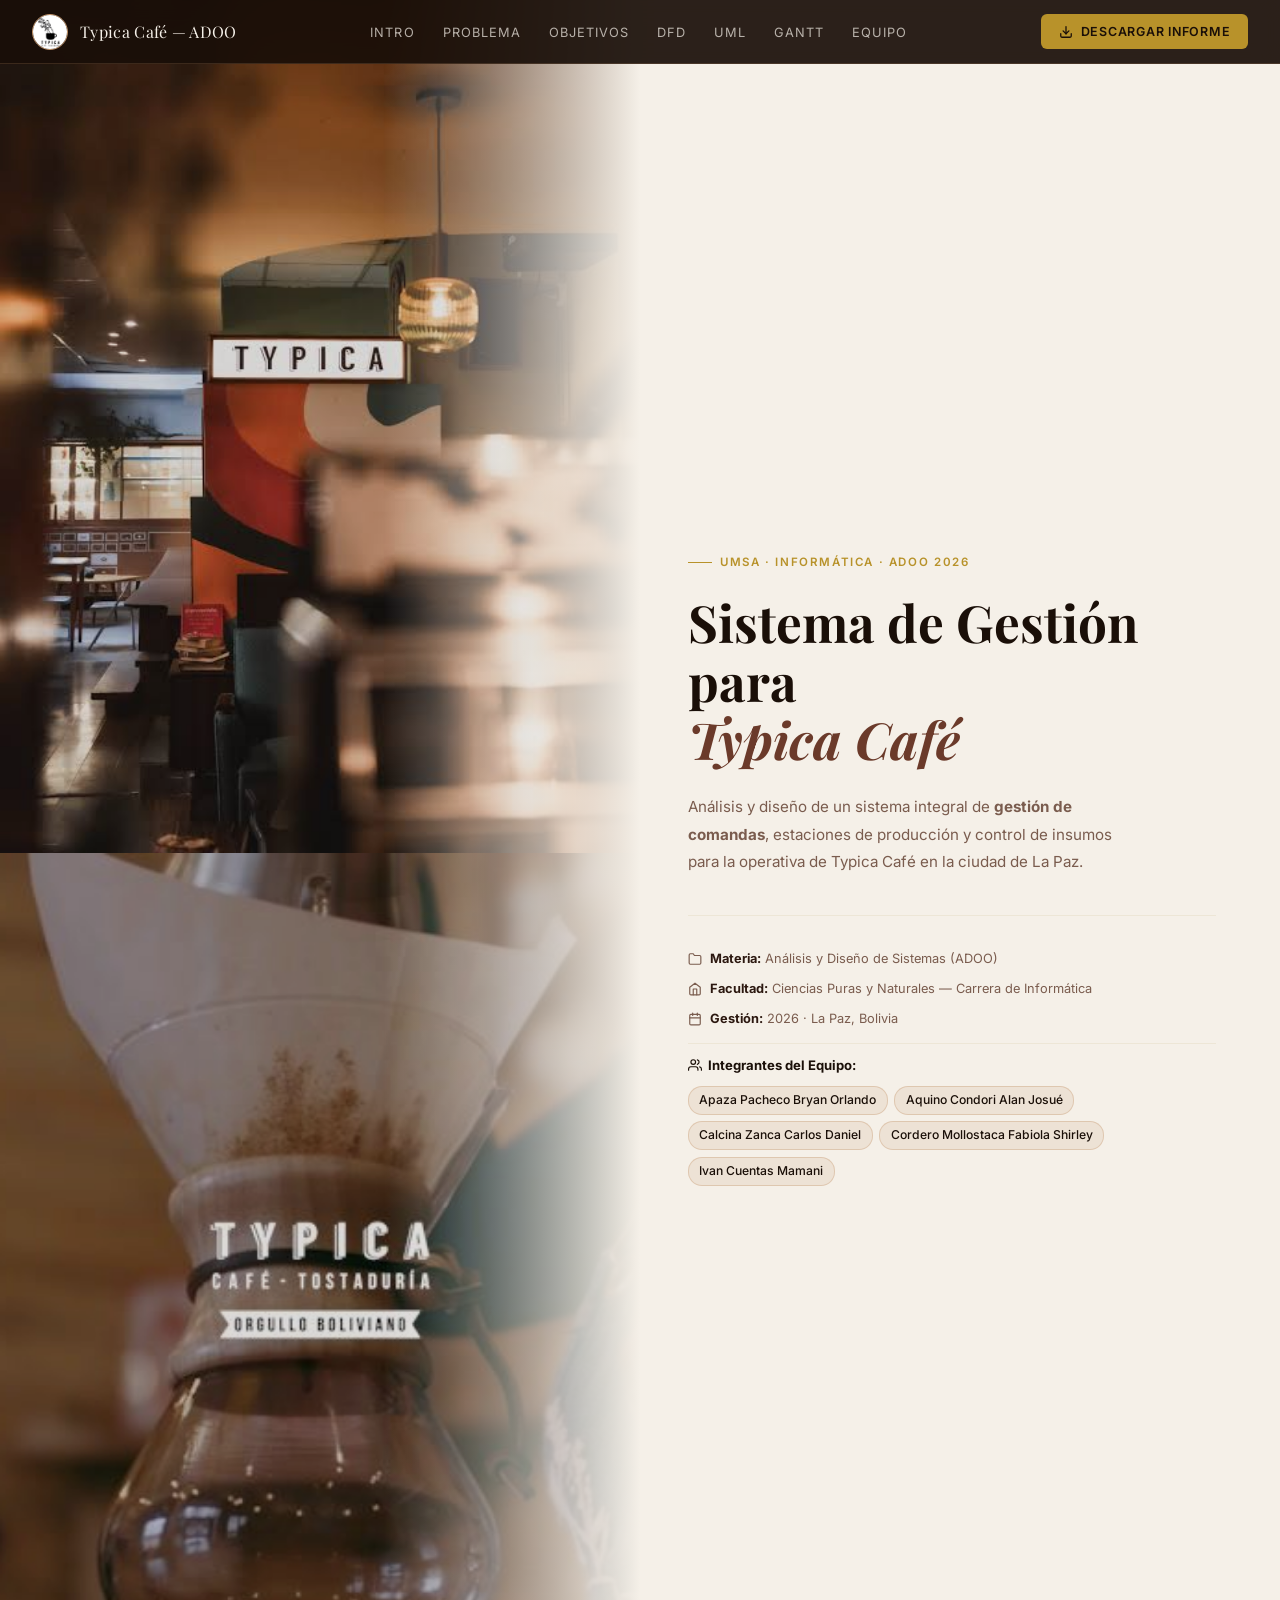
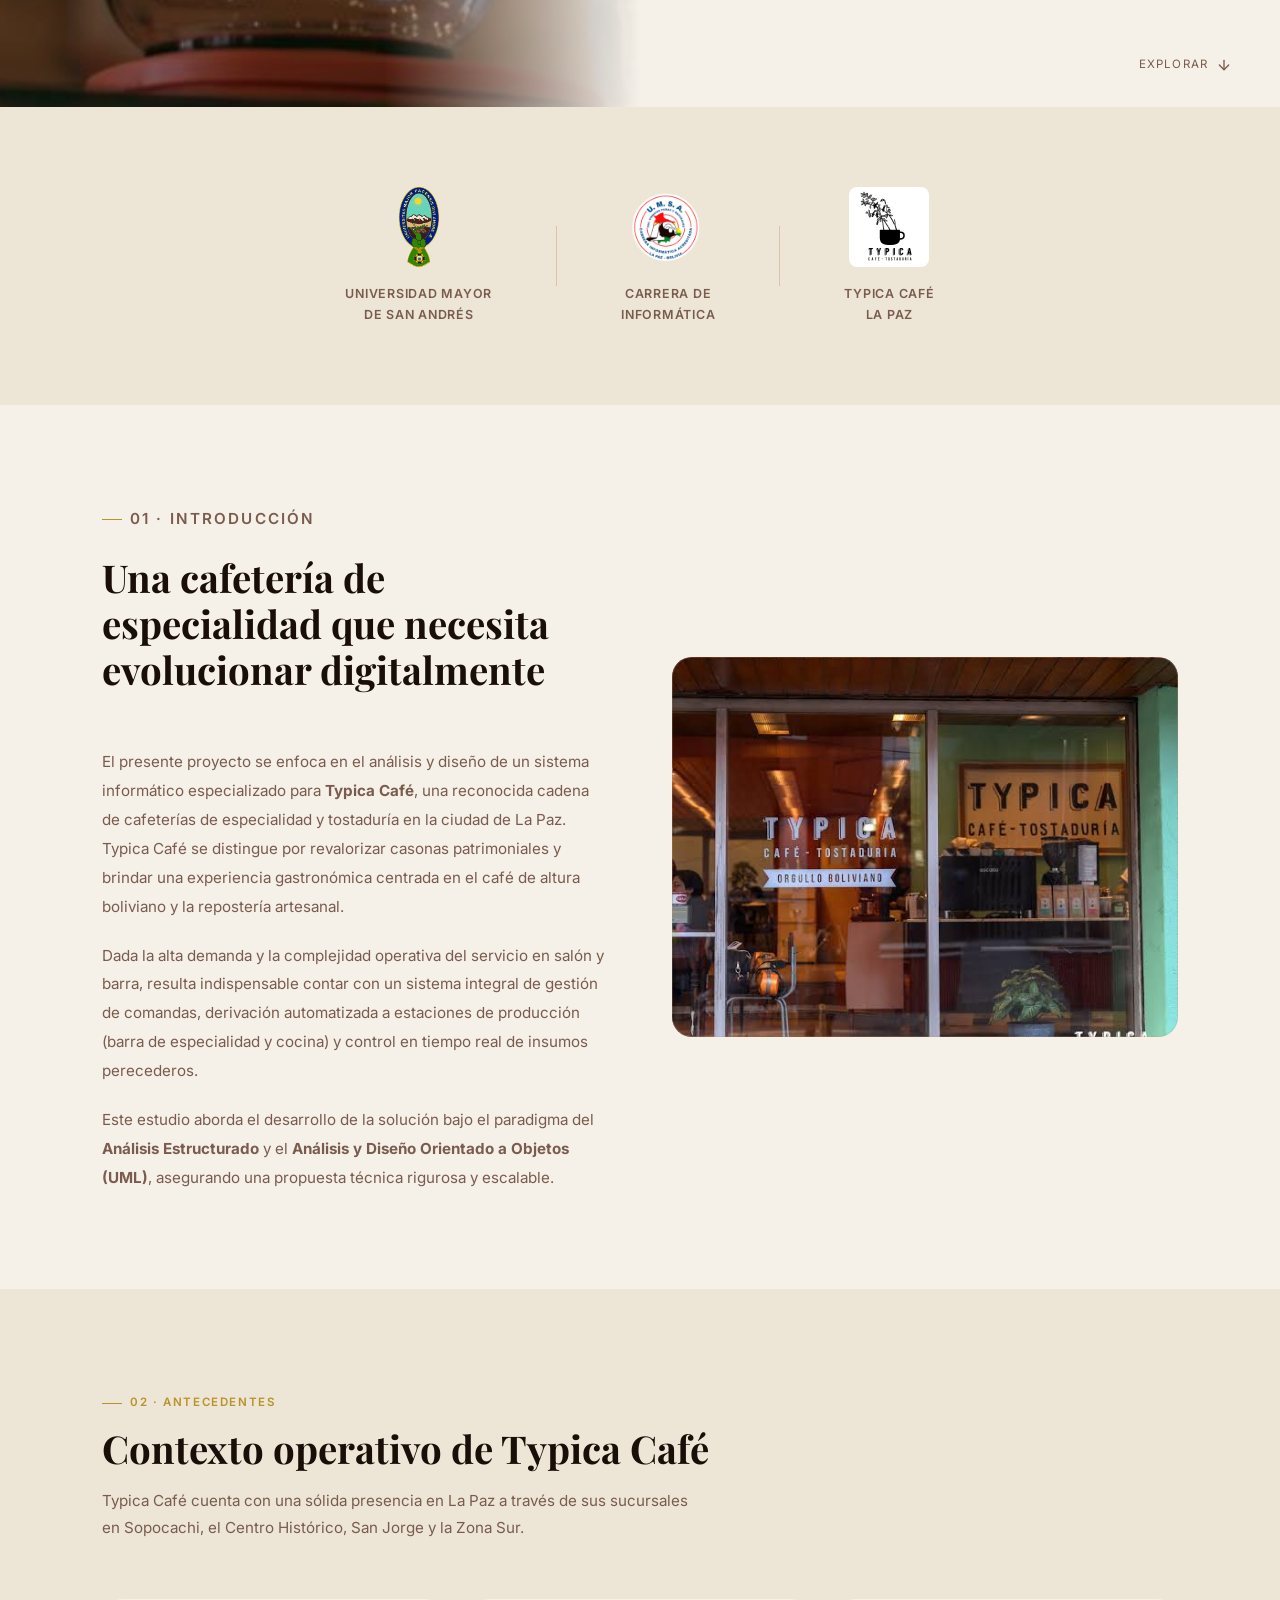
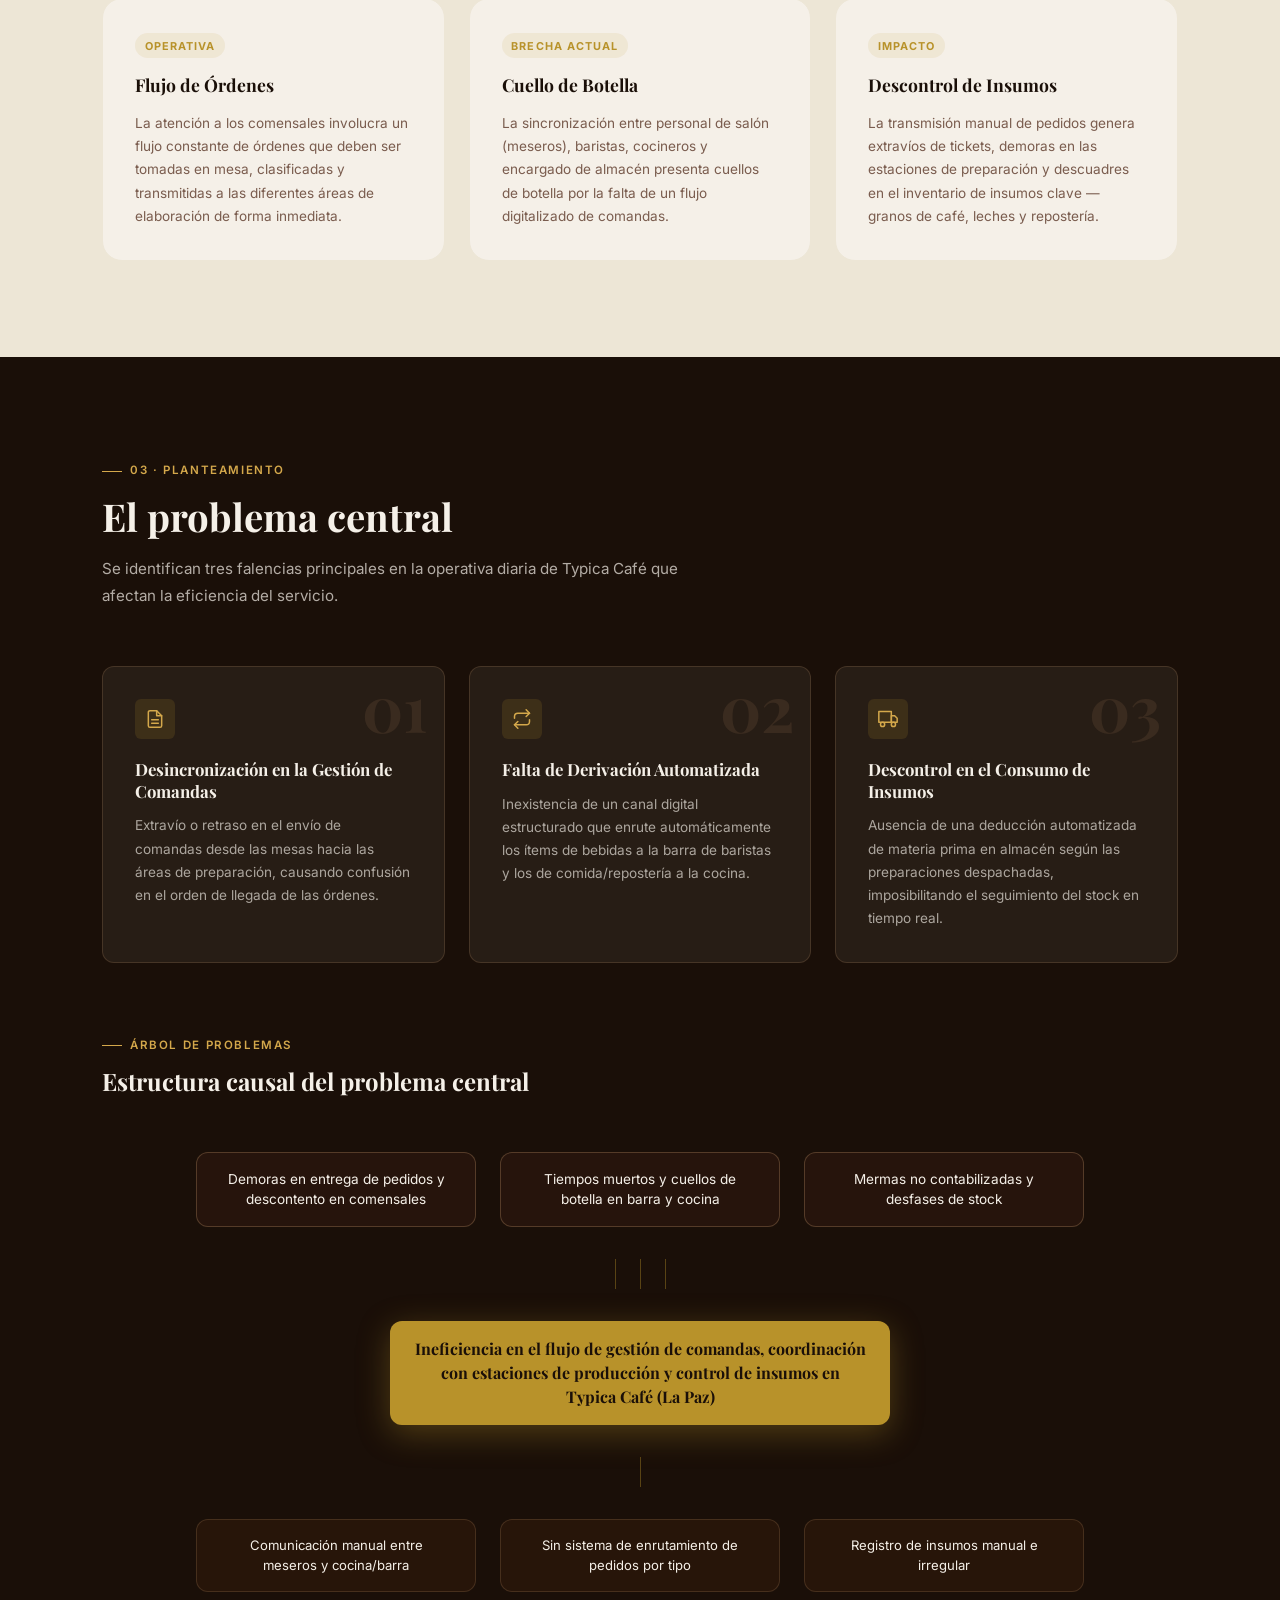
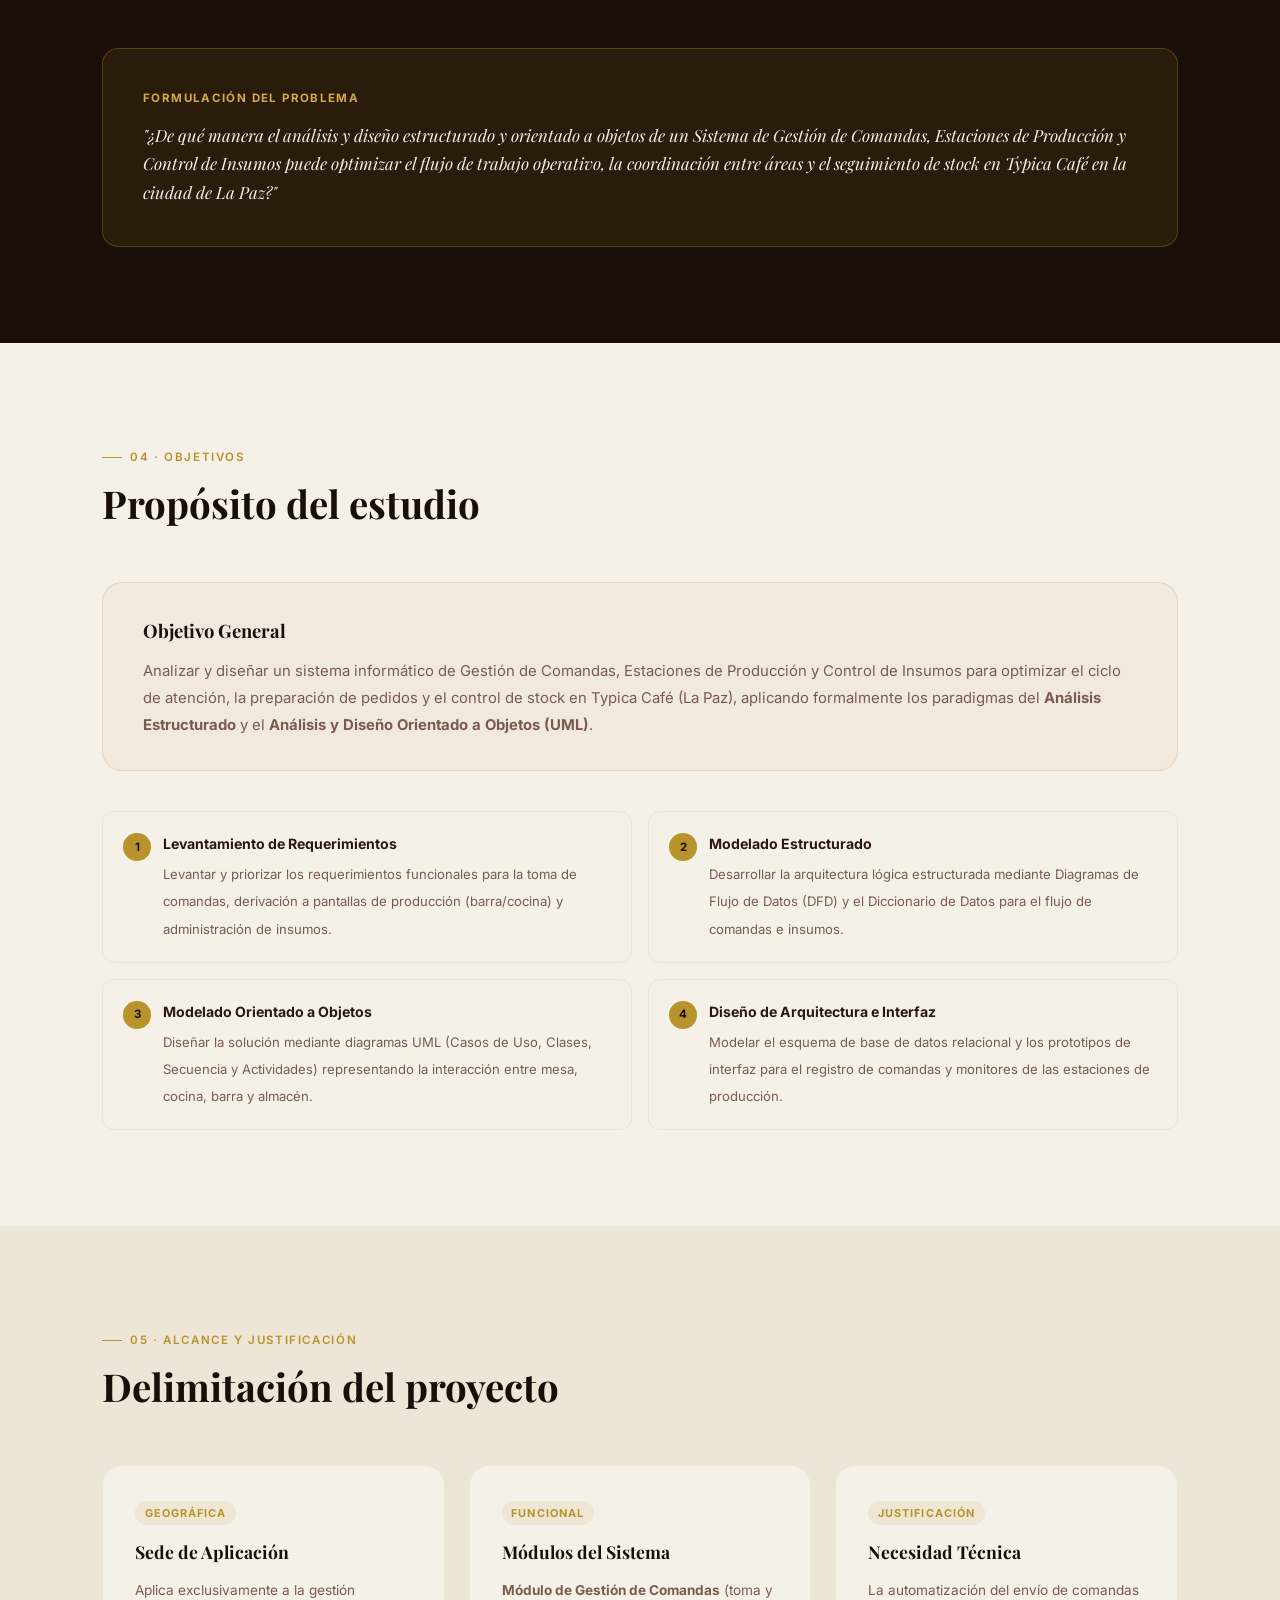
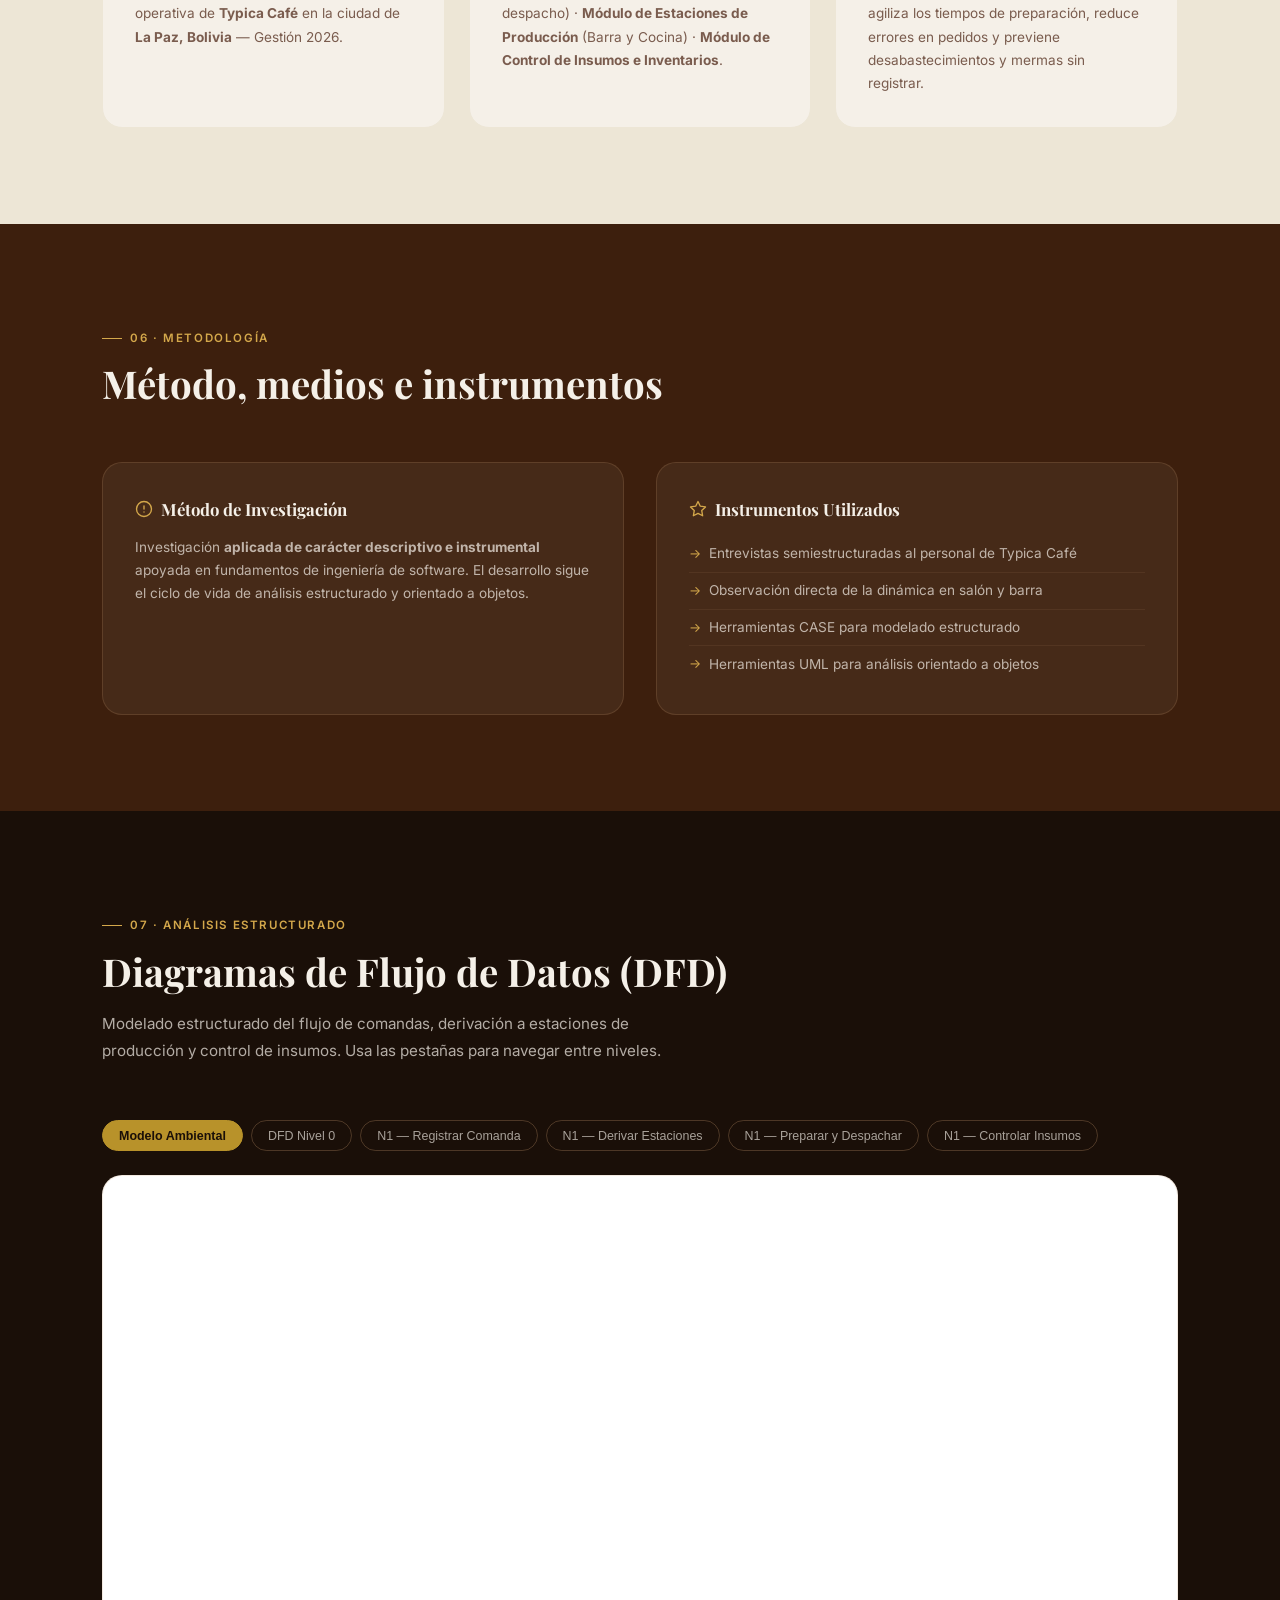
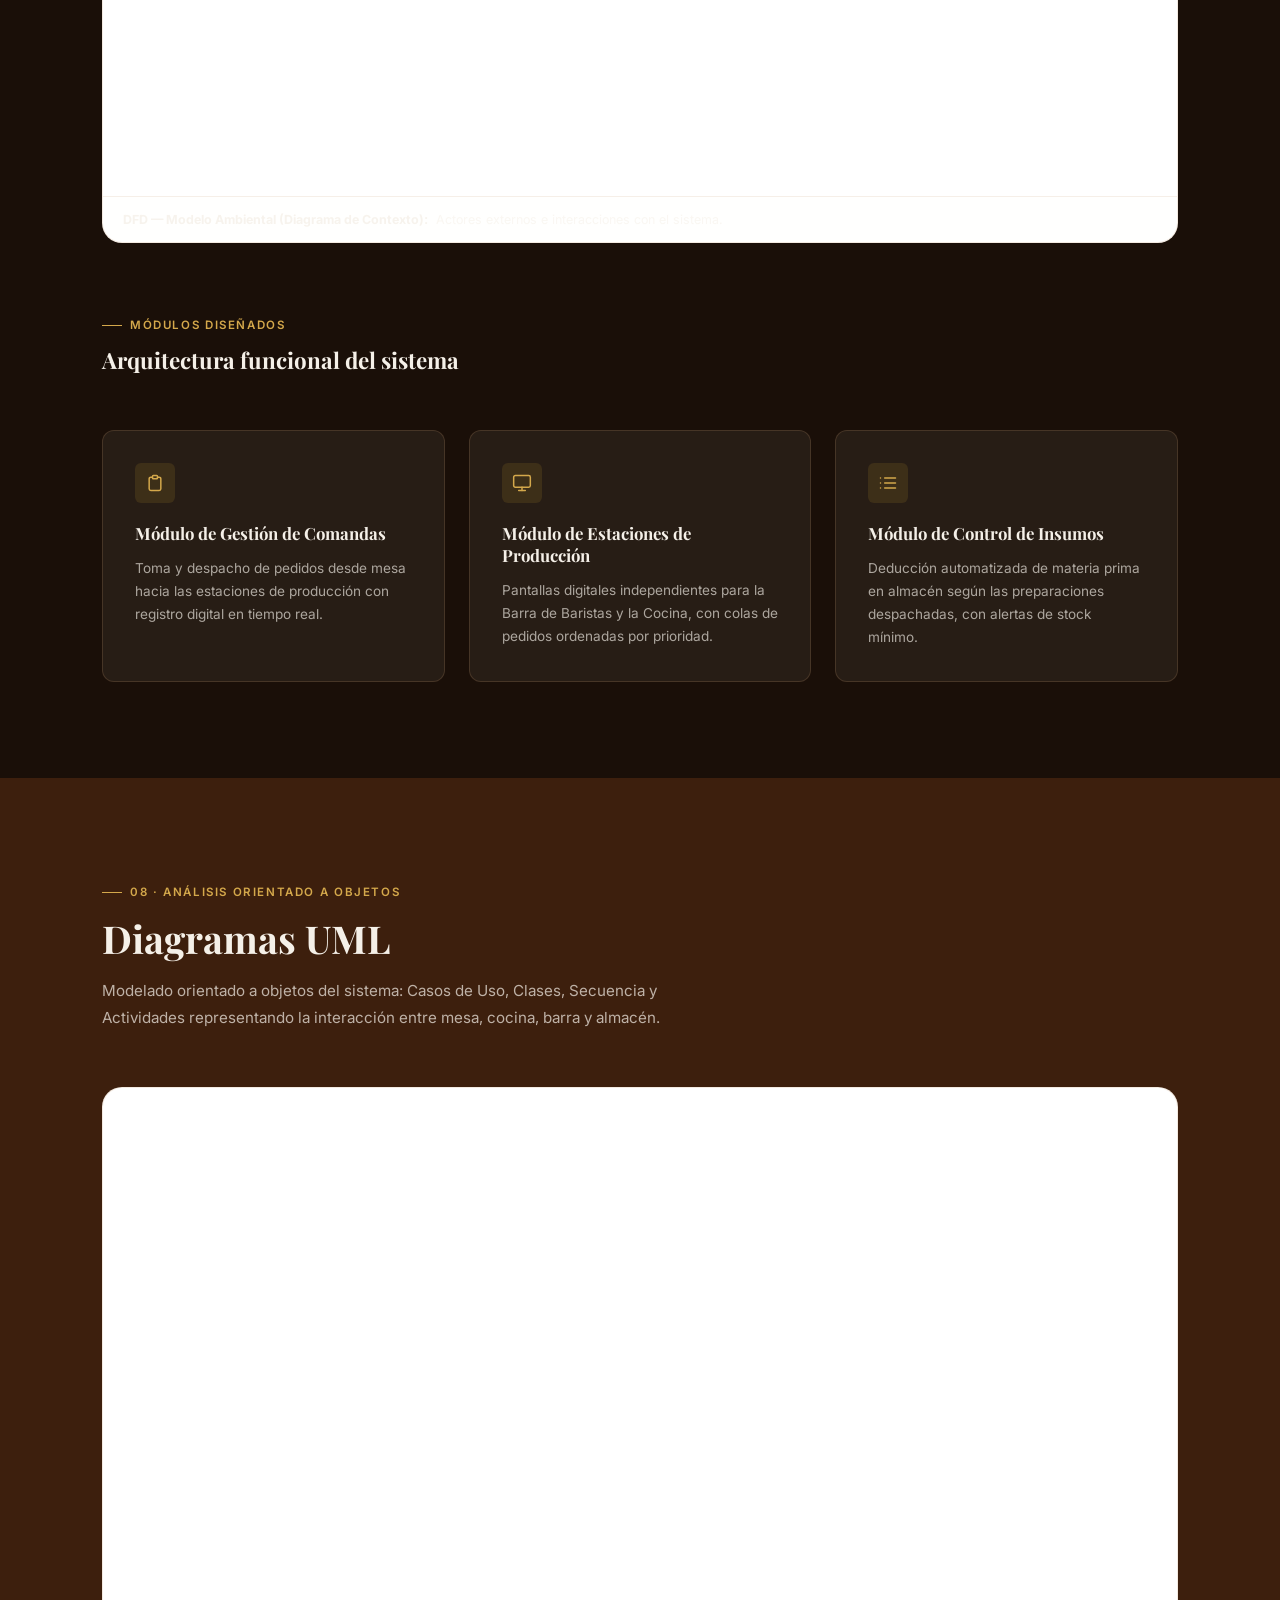
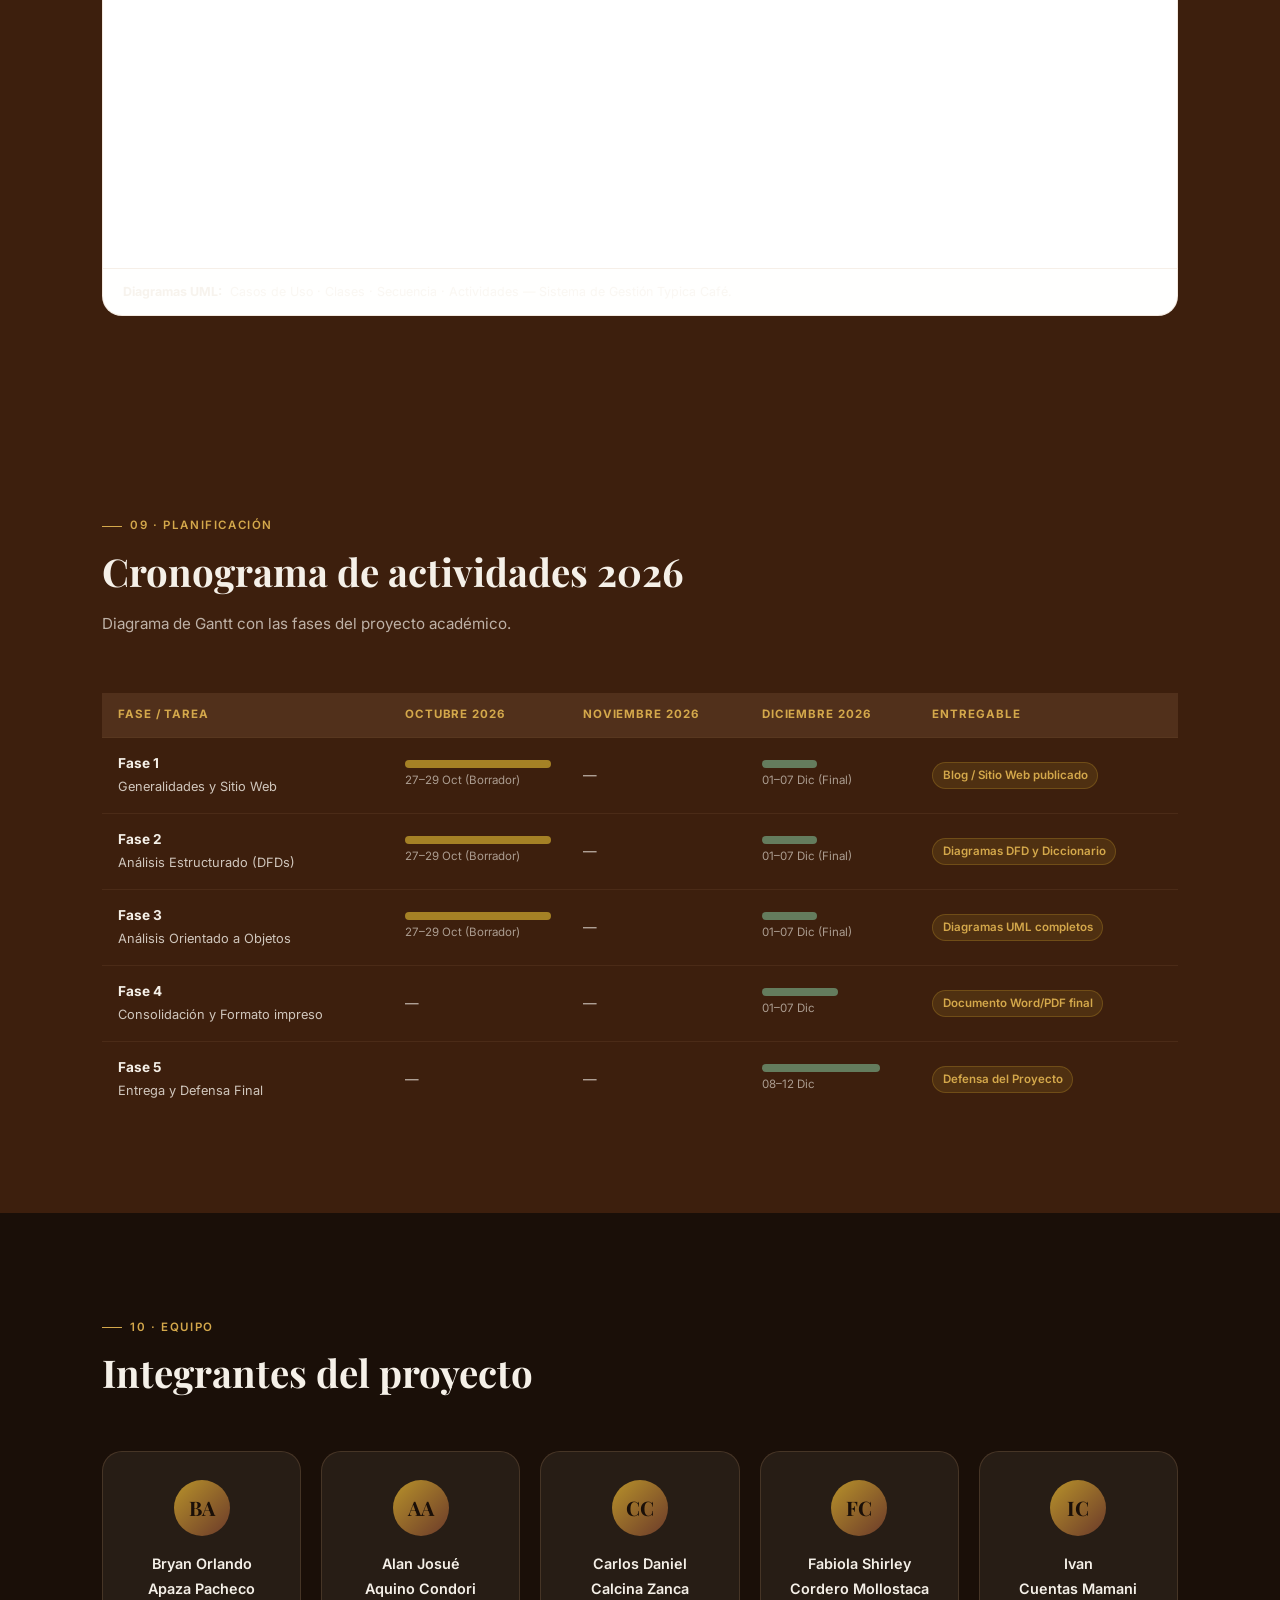
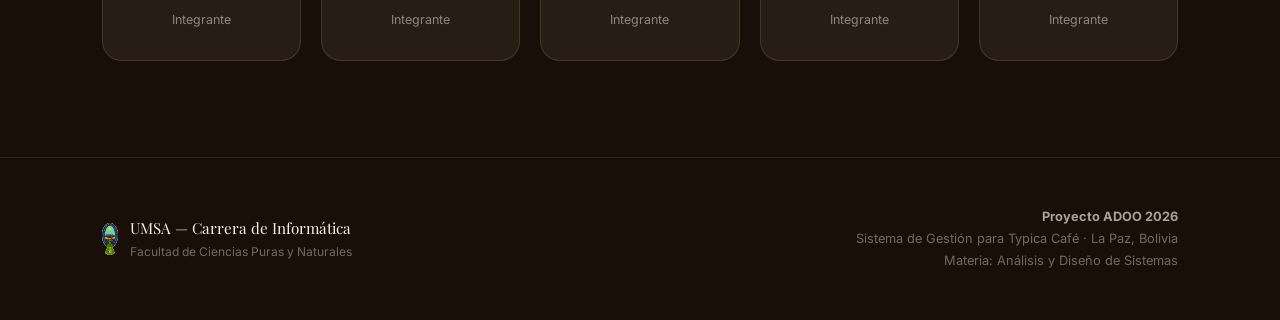
<file: index.html>
<!DOCTYPE html>
<html lang="es">
<head>
  <meta charset="UTF-8" />
  <meta name="viewport" content="width=device-width, initial-scale=1.0" />
  <title>Typica Café — Sistema ADOO | UMSA 2026</title>
  <meta name="description" content="Análisis y Diseño de un Sistema de Gestión de Comandas, Estaciones de Producción y Control de Insumos para Typica Café — UMSA Informática ADOO 2026." />
  <link rel="preconnect" href="https://fonts.googleapis.com" />
  <link rel="preconnect" href="https://fonts.gstatic.com" crossorigin />
  <link href="https://fonts.googleapis.com/css2?family=Playfair+Display:ital,wght@0,600;0,700;1,600&family=Inter:wght@300;400;500;600&display=swap" rel="stylesheet" />
  <link rel="stylesheet" href="assets/css/style.css" />
</head>
<body>

  <!-- ===== TOPBAR ===== -->
  <header class="topbar">
    <a href="#inicio" class="topbar__brand">
      <img src="assets/images/typica_logo.jpg" alt="Typica Café" />
      <span>Typica Café &mdash; ADOO</span>
    </a>

    <nav aria-label="Navegación principal">
      <ul class="topbar__nav">
        <li><a href="#introduccion">Intro</a></li>
        <li><a href="#problema">Problema</a></li>
        <li><a href="#objetivos">Objetivos</a></li>
        <li><a href="#diagramas">DFD</a></li>
        <li><a href="#uml">UML</a></li>
        <li><a href="#planificacion">Gantt</a></li>
        <li><a href="#equipo">Equipo</a></li>
      </ul>
    </nav>

    <a href="assets/Proyecto_ADOO_Typica_Cafe_Parte_1_v2.pdf" download class="btn-download">
      <svg viewBox="0 0 24 24" fill="none" stroke="currentColor" stroke-width="2.2" stroke-linecap="round" stroke-linejoin="round">
        <path d="M21 15v4a2 2 0 0 1-2 2H5a2 2 0 0 1-2-2v-4"/><polyline points="7 10 12 15 17 10"/><line x1="12" y1="15" x2="12" y2="3"/>
      </svg>
      Descargar Informe
    </a>
  </header>


  <!-- ===== HERO ===== -->
  <section id="inicio" class="hero">
    <div class="hero__visual">
      <div class="hero__visual-grid">
        <img src="assets/images/tyipica_1.jpeg" alt="Interior Typica Café" class="hero__img" loading="eager" />
        <img src="assets/images/typica_3.jpg" alt="Café de especialidad" class="hero__img" loading="eager" />
      </div>
      <div class="hero__img-overlay"></div>
    </div>

    <div class="hero__content">
      <p class="hero__eyebrow">UMSA · Informática · ADOO 2026</p>

      <h1 class="hero__title">
        Sistema de Gestión para<br/>
        <em>Typica Café</em>
      </h1>

      <p class="hero__subtitle">
        Análisis y diseño de un sistema integral de <strong>gestión de comandas</strong>,
        estaciones de producción y control de insumos para la operativa de Typica Café
        en la ciudad de La Paz.
      </p>

      <div class="hero__meta">
        <div class="hero__meta-item">
          <svg width="14" height="14" viewBox="0 0 24 24" fill="none" stroke="currentColor" stroke-width="2" stroke-linecap="round" stroke-linejoin="round"><path d="M22 19a2 2 0 0 1-2 2H4a2 2 0 0 1-2-2V5a2 2 0 0 1 2-2h5l2 3h9a2 2 0 0 1 2 2z"/></svg>
          <span><strong>Materia:</strong> Análisis y Diseño de Sistemas (ADOO)</span>
        </div>
        <div class="hero__meta-item">
          <svg width="14" height="14" viewBox="0 0 24 24" fill="none" stroke="currentColor" stroke-width="2" stroke-linecap="round" stroke-linejoin="round"><path d="M3 9l9-7 9 7v11a2 2 0 0 1-2 2H5a2 2 0 0 1-2-2z"/><polyline points="9 22 9 12 15 12 15 22"/></svg>
          <span><strong>Facultad:</strong> Ciencias Puras y Naturales — Carrera de Informática</span>
        </div>
        <div class="hero__meta-item">
          <svg width="14" height="14" viewBox="0 0 24 24" fill="none" stroke="currentColor" stroke-width="2" stroke-linecap="round" stroke-linejoin="round"><rect x="3" y="4" width="18" height="18" rx="2" ry="2"/><line x1="16" y1="2" x2="16" y2="6"/><line x1="8" y1="2" x2="8" y2="6"/><line x1="3" y1="10" x2="21" y2="10"/></svg>
          <span><strong>Gestión:</strong> 2026 · La Paz, Bolivia</span>
        </div>
        <div class="hero__meta-item hero__meta-item--team">
          <strong>
            <svg width="14" height="14" viewBox="0 0 24 24" fill="none" stroke="currentColor" stroke-width="2" stroke-linecap="round" stroke-linejoin="round"><path d="M17 21v-2a4 4 0 0 0-4-4H5a4 4 0 0 0-4 4v2"/><circle cx="9" cy="7" r="4"/><path d="M23 21v-2a4 4 0 0 0-3-3.87"/><path d="M16 3.13a4 4 0 0 1 0 7.75"/></svg>
            Integrantes del Equipo:
          </strong>
          <div class="hero__team-chips">
            <span class="hero__team-chip">Apaza Pacheco Bryan Orlando</span>
            <span class="hero__team-chip">Aquino Condori Alan Josué</span>
            <span class="hero__team-chip">Calcina Zanca Carlos Daniel</span>
            <span class="hero__team-chip">Cordero Mollostaca Fabiola Shirley</span>
            <span class="hero__team-chip">Ivan Cuentas Mamani</span>
          </div>
        </div>
      </div>
    </div>

    <div class="hero__scroll-hint" aria-hidden="true">
      <span>Explorar</span>
      <svg viewBox="0 0 24 24" fill="none" stroke="currentColor" stroke-width="2" stroke-linecap="round" stroke-linejoin="round"><line x1="12" y1="5" x2="12" y2="19"/><polyline points="19 12 12 19 5 12"/></svg>
    </div>
  </section>


  <!-- ===== INSTITUCIONES ===== -->
  <div class="section section--cream-dark" style="padding:2rem 0;">
    <div class="container">
      <div class="institutions">
        <div class="institution">
          <img src="assets/images/logo_umsa.svg" alt="UMSA" />
          <span class="institution__name">Universidad Mayor<br/>de San Andrés</span>
        </div>
        <div class="institution__divider"></div>
        <div class="institution">
          <img src="assets/images/logo_informatica.png" alt="Carrera de Informática" />
          <span class="institution__name">Carrera de<br/>Informática</span>
        </div>
        <div class="institution__divider"></div>
        <div class="institution">
          <img src="assets/images/typica_logo.jpg" alt="Typica Café" style="border-radius:8px;" />
          <span class="institution__name">Typica Café<br/>La Paz</span>
        </div>
      </div>
    </div>
  </div>


  <!-- ===== INTRODUCCIÓN ===== -->
  <section id="introduccion" class="section">
    <div class="container">
      <div class="intro-grid">
        <div class="intro-text">
          <div class="section__header">
            <p class="section__label">01 · Introducción</p>
            <h2 class="section__title">Una cafetería de especialidad que necesita evolucionar digitalmente</h2>
          </div>
          <p class="reveal">
            El presente proyecto se enfoca en el análisis y diseño de un sistema informático
            especializado para <strong>Typica Café</strong>, una reconocida cadena de cafeterías
            de especialidad y tostaduría en la ciudad de La Paz. Typica Café se distingue por
            revalorizar casonas patrimoniales y brindar una experiencia gastronómica centrada
            en el café de altura boliviano y la repostería artesanal.
          </p>
          <p class="reveal reveal-delay-1">
            Dada la alta demanda y la complejidad operativa del servicio en salón y barra,
            resulta indispensable contar con un sistema integral de gestión de comandas,
            derivación automatizada a estaciones de producción (barra de especialidad y cocina)
            y control en tiempo real de insumos perecederos.
          </p>
          <p class="reveal reveal-delay-2">
            Este estudio aborda el desarrollo de la solución bajo el paradigma del
            <strong>Análisis Estructurado</strong> y el <strong>Análisis y Diseño Orientado
            a Objetos (UML)</strong>, asegurando una propuesta técnica rigurosa y escalable.
          </p>
        </div>

        <div class="intro-photo reveal">
          <img src="assets/images/typica_4.jpeg" alt="Typica Café — ambiente" loading="lazy" />
        </div>
      </div>
    </div>
  </section>


  <!-- ===== ANTECEDENTES ===== -->
  <section class="section section--cream-dark">
    <div class="container">
      <div class="section__header reveal">
        <p class="section__label">02 · Antecedentes</p>
        <h2 class="section__title">Contexto operativo de Typica Café</h2>
        <p class="section__desc">
          Typica Café cuenta con una sólida presencia en La Paz a través de sus sucursales
          en Sopocachi, el Centro Histórico, San Jorge y la Zona Sur.
        </p>
      </div>

      <div class="scope-grid">
        <div class="scope-card reveal">
          <span class="scope-card__tag">Operativa</span>
          <h3>Flujo de Órdenes</h3>
          <p>La atención a los comensales involucra un flujo constante de órdenes que deben ser
          tomadas en mesa, clasificadas y transmitidas a las diferentes áreas de elaboración
          de forma inmediata.</p>
        </div>
        <div class="scope-card reveal reveal-delay-1">
          <span class="scope-card__tag">Brecha Actual</span>
          <h3>Cuello de Botella</h3>
          <p>La sincronización entre personal de salón (meseros), baristas, cocineros y
          encargado de almacén presenta cuellos de botella por la falta de un flujo
          digitalizado de comandas.</p>
        </div>
        <div class="scope-card reveal reveal-delay-2">
          <span class="scope-card__tag">Impacto</span>
          <h3>Descontrol de Insumos</h3>
          <p>La transmisión manual de pedidos genera extravíos de tickets, demoras en las
          estaciones de preparación y descuadres en el inventario de insumos clave —
          granos de café, leches y repostería.</p>
        </div>
      </div>
    </div>
  </section>


  <!-- ===== PLANTEAMIENTO DEL PROBLEMA ===== -->
  <section id="problema" class="section section--dark">
    <div class="container">
      <div class="section__header reveal">
        <p class="section__label">03 · Planteamiento</p>
        <h2 class="section__title">El problema central</h2>
        <p class="section__desc">
          Se identifican tres falencias principales en la operativa diaria de Typica Café
          que afectan la eficiencia del servicio.
        </p>
      </div>

      <div class="problems-grid">
        <div class="problem-card reveal">
          <span class="problem-card__num">01</span>
          <div class="problem-card__icon">
            <svg viewBox="0 0 24 24" fill="none" stroke="currentColor" stroke-width="1.8" stroke-linecap="round" stroke-linejoin="round"><path d="M14 2H6a2 2 0 0 0-2 2v16a2 2 0 0 0 2 2h12a2 2 0 0 0 2-2V8z"/><polyline points="14 2 14 8 20 8"/><line x1="16" y1="13" x2="8" y2="13"/><line x1="16" y1="17" x2="8" y2="17"/></svg>
          </div>
          <h3>Desincronización en la Gestión de Comandas</h3>
          <p>Extravío o retraso en el envío de comandas desde las mesas hacia las áreas de
          preparación, causando confusión en el orden de llegada de las órdenes.</p>
        </div>

        <div class="problem-card reveal reveal-delay-1">
          <span class="problem-card__num">02</span>
          <div class="problem-card__icon">
            <svg viewBox="0 0 24 24" fill="none" stroke="currentColor" stroke-width="1.8" stroke-linecap="round" stroke-linejoin="round"><polyline points="17 1 21 5 17 9"/><path d="M3 11V9a4 4 0 0 1 4-4h14"/><polyline points="7 23 3 19 7 15"/><path d="M21 13v2a4 4 0 0 1-4 4H3"/></svg>
          </div>
          <h3>Falta de Derivación Automatizada</h3>
          <p>Inexistencia de un canal digital estructurado que enrute automáticamente los
          ítems de bebidas a la barra de baristas y los de comida/repostería a la cocina.</p>
        </div>

        <div class="problem-card reveal reveal-delay-2">
          <span class="problem-card__num">03</span>
          <div class="problem-card__icon">
            <svg viewBox="0 0 24 24" fill="none" stroke="currentColor" stroke-width="1.8" stroke-linecap="round" stroke-linejoin="round"><rect x="1" y="3" width="15" height="13"/><polygon points="16 8 20 8 23 11 23 16 16 16 16 8"/><circle cx="5.5" cy="18.5" r="2.5"/><circle cx="18.5" cy="18.5" r="2.5"/></svg>
          </div>
          <h3>Descontrol en el Consumo de Insumos</h3>
          <p>Ausencia de una deducción automatizada de materia prima en almacén según las
          preparaciones despachadas, imposibilitando el seguimiento del stock en tiempo real.</p>
        </div>
      </div>

      <!-- Árbol de problemas -->
      <div style="margin-top:4rem;">
        <div class="section__header reveal">
          <p class="section__label">Árbol de Problemas</p>
          <h2 class="section__title" style="font-size:1.5rem;">Estructura causal del problema central</h2>
        </div>

        <div class="tree-container reveal">
          <!-- Efectos -->
          <div class="tree-row">
            <div class="tree-node tree-node--effect">Demoras en entrega de pedidos y descontento en comensales</div>
            <div class="tree-node tree-node--effect">Tiempos muertos y cuellos de botella en barra y cocina</div>
            <div class="tree-node tree-node--effect">Mermas no contabilizadas y desfases de stock</div>
          </div>

          <div class="tree-connector">
            <div class="tree-connector-line"></div>
            <div class="tree-connector-line"></div>
            <div class="tree-connector-line"></div>
          </div>

          <!-- Problema central -->
          <div class="tree-row">
            <div class="tree-node tree-node--center">
              Ineficiencia en el flujo de gestión de comandas, coordinación con estaciones de producción y control de insumos en Typica Café (La Paz)
            </div>
          </div>

          <div class="tree-connector" style="justify-content:center;">
            <div class="tree-connector-line"></div>
          </div>

          <!-- Causas -->
          <div class="tree-row">
            <div class="tree-node tree-node--cause">Comunicación manual entre meseros y cocina/barra</div>
            <div class="tree-node tree-node--cause">Sin sistema de enrutamiento de pedidos por tipo</div>
            <div class="tree-node tree-node--cause">Registro de insumos manual e irregular</div>
          </div>
        </div>
      </div>

      <!-- Formulación -->
      <div style="margin-top:3.5rem; padding:2.5rem; background:rgba(184,146,42,0.1); border:1px solid rgba(184,146,42,0.3); border-radius:16px;" class="reveal">
        <p style="font-size:0.72rem;font-weight:700;letter-spacing:0.12em;text-transform:uppercase;color:var(--gold-light);margin-bottom:0.75rem;">Formulación del Problema</p>
        <p style="font-family:'Playfair Display',serif;font-size:1.05rem;color:var(--cream);line-height:1.7;font-style:italic;">
          "¿De qué manera el análisis y diseño estructurado y orientado a objetos de un
          Sistema de Gestión de Comandas, Estaciones de Producción y Control de Insumos
          puede optimizar el flujo de trabajo operativo, la coordinación entre áreas y el
          seguimiento de stock en Typica Café en la ciudad de La Paz?"
        </p>
      </div>
    </div>
  </section>


  <!-- ===== OBJETIVOS ===== -->
  <section id="objetivos" class="section">
    <div class="container">
      <div class="section__header reveal">
        <p class="section__label">04 · Objetivos</p>
        <h2 class="section__title">Propósito del estudio</h2>
      </div>

      <div class="obj-main reveal">
        <h3>Objetivo General</h3>
        <p>
          Analizar y diseñar un sistema informático de Gestión de Comandas, Estaciones de
          Producción y Control de Insumos para optimizar el ciclo de atención, la
          preparación de pedidos y el control de stock en Typica Café (La Paz), aplicando
          formalmente los paradigmas del <strong>Análisis Estructurado</strong> y el
          <strong>Análisis y Diseño Orientado a Objetos (UML)</strong>.
        </p>
      </div>

      <ul class="obj-list">
        <li class="reveal">
          <span class="obj-num">1</span>
          <div class="obj-text">
            <strong>Levantamiento de Requerimientos</strong>
            <span>Levantar y priorizar los requerimientos funcionales para la toma de
            comandas, derivación a pantallas de producción (barra/cocina) y administración
            de insumos.</span>
          </div>
        </li>
        <li class="reveal reveal-delay-1">
          <span class="obj-num">2</span>
          <div class="obj-text">
            <strong>Modelado Estructurado</strong>
            <span>Desarrollar la arquitectura lógica estructurada mediante Diagramas de
            Flujo de Datos (DFD) y el Diccionario de Datos para el flujo de comandas e
            insumos.</span>
          </div>
        </li>
        <li class="reveal reveal-delay-2">
          <span class="obj-num">3</span>
          <div class="obj-text">
            <strong>Modelado Orientado a Objetos</strong>
            <span>Diseñar la solución mediante diagramas UML (Casos de Uso, Clases,
            Secuencia y Actividades) representando la interacción entre mesa, cocina,
            barra y almacén.</span>
          </div>
        </li>
        <li class="reveal reveal-delay-3">
          <span class="obj-num">4</span>
          <div class="obj-text">
            <strong>Diseño de Arquitectura e Interfaz</strong>
            <span>Modelar el esquema de base de datos relacional y los prototipos de
            interfaz para el registro de comandas y monitores de las estaciones de
            producción.</span>
          </div>
        </li>
      </ul>
    </div>
  </section>


  <!-- ===== ALCANCE Y JUSTIFICACIÓN ===== -->
  <section class="section section--cream-dark">
    <div class="container">
      <div class="section__header reveal">
        <p class="section__label">05 · Alcance y Justificación</p>
        <h2 class="section__title">Delimitación del proyecto</h2>
      </div>

      <div class="scope-grid">
        <div class="scope-card reveal">
          <span class="scope-card__tag">Geográfica</span>
          <h3>Sede de Aplicación</h3>
          <p>Aplica exclusivamente a la gestión operativa de <strong>Typica Café</strong>
          en la ciudad de <strong>La Paz, Bolivia</strong> — Gestión 2026.</p>
        </div>

        <div class="scope-card reveal reveal-delay-1">
          <span class="scope-card__tag">Funcional</span>
          <h3>Módulos del Sistema</h3>
          <p>
            <strong>Módulo de Gestión de Comandas</strong> (toma y despacho) ·
            <strong>Módulo de Estaciones de Producción</strong> (Barra y Cocina) ·
            <strong>Módulo de Control de Insumos e Inventarios</strong>.
          </p>
        </div>

        <div class="scope-card reveal reveal-delay-2">
          <span class="scope-card__tag">Justificación</span>
          <h3>Necesidad Técnica</h3>
          <p>La automatización del envío de comandas agiliza los tiempos de preparación,
          reduce errores en pedidos y previene desabastecimientos y mermas sin registrar.</p>
        </div>
      </div>
    </div>
  </section>


  <!-- ===== METODOLOGÍA ===== -->
  <section class="section section--brown">
    <div class="container">
      <div class="section__header reveal">
        <p class="section__label">06 · Metodología</p>
        <h2 class="section__title">Método, medios e instrumentos</h2>
      </div>

      <div class="method-grid">
        <div class="method-block reveal">
          <h3>
            <svg viewBox="0 0 24 24" fill="none" stroke="currentColor" stroke-width="1.8" stroke-linecap="round" stroke-linejoin="round"><circle cx="12" cy="12" r="10"/><line x1="12" y1="8" x2="12" y2="12"/><line x1="12" y1="16" x2="12.01" y2="16"/></svg>
            Método de Investigación
          </h3>
          <p>Investigación <strong>aplicada de carácter descriptivo e instrumental</strong>
          apoyada en fundamentos de ingeniería de software. El desarrollo sigue el ciclo
          de vida de análisis estructurado y orientado a objetos.</p>
        </div>

        <div class="method-block reveal reveal-delay-1">
          <h3>
            <svg viewBox="0 0 24 24" fill="none" stroke="currentColor" stroke-width="1.8" stroke-linecap="round" stroke-linejoin="round"><path d="M12 2l3.09 6.26L22 9.27l-5 4.87L18.18 21 12 17.77 5.82 21 7 14.14 2 9.27l6.91-1.01L12 2z"/></svg>
            Instrumentos Utilizados
          </h3>
          <ul>
            <li>Entrevistas semiestructuradas al personal de Typica Café</li>
            <li>Observación directa de la dinámica en salón y barra</li>
            <li>Herramientas CASE para modelado estructurado</li>
            <li>Herramientas UML para análisis orientado a objetos</li>
          </ul>
        </div>
      </div>
    </div>
  </section>


  <!-- ===== DIAGRAMAS DFD ===== -->
  <section id="diagramas" class="section section--dark">
    <div class="container">
      <div class="section__header reveal">
        <p class="section__label">07 · Análisis Estructurado</p>
        <h2 class="section__title">Diagramas de Flujo de Datos (DFD)</h2>
        <p class="section__desc">
          Modelado estructurado del flujo de comandas, derivación a estaciones de producción
          y control de insumos. Usa las pestañas para navegar entre niveles.
        </p>
      </div>

      <!-- DFD TABS -->
      <div class="reveal">
        <div class="diag-tabs" id="dfd-tabs">
          <button class="diag-tab active" data-target="dfd-0">Modelo Ambiental</button>
          <button class="diag-tab" data-target="dfd-1">DFD Nivel 0</button>
          <button class="diag-tab" data-target="dfd-2">N1 — Registrar Comanda</button>
          <button class="diag-tab" data-target="dfd-3">N1 — Derivar Estaciones</button>
          <button class="diag-tab" data-target="dfd-4">N1 — Preparar y Despachar</button>
          <button class="diag-tab" data-target="dfd-5">N1 — Controlar Insumos</button>
        </div>

        <div class="diag-panel active" id="dfd-0">
          <div class="diag-iframe-wrap">
            <iframe src="assets/diagramas/1_Modelo_ambiental.drawio.html" title="Modelo Ambiental — Diagrama de Contexto" loading="lazy"></iframe>
            <div class="diag-caption"><strong>DFD — Modelo Ambiental (Diagrama de Contexto):</strong> Actores externos e interacciones con el sistema.</div>
          </div>
        </div>
        <div class="diag-panel" id="dfd-1">
          <div class="diag-iframe-wrap">
            <iframe src="assets/diagramas/2_DFD_Nivel_0 (2).drawio.html" title="DFD Nivel 0" loading="lazy"></iframe>
            <div class="diag-caption"><strong>DFD Nivel 0:</strong> Procesos principales del sistema y flujos de datos entre ellos.</div>
          </div>
        </div>
        <div class="diag-panel" id="dfd-2">
          <div class="diag-iframe-wrap">
            <iframe src="assets/diagramas/3_Nivel1_Registrar_comanda .drawio.html" title="Nivel 1 — Registrar Comanda" loading="lazy"></iframe>
            <div class="diag-caption"><strong>DFD Nivel 1 — Registrar Comanda:</strong> Detalle del proceso de toma y registro de pedidos.</div>
          </div>
        </div>
        <div class="diag-panel" id="dfd-3">
          <div class="diag-iframe-wrap">
            <iframe src="assets/diagramas/4_Nivel1_Derivar_estaciones.drawio.html" title="Nivel 1 — Derivar Estaciones" loading="lazy"></iframe>
            <div class="diag-caption"><strong>DFD Nivel 1 — Derivar Estaciones:</strong> Enrutamiento automático de ítems a Barra o Cocina.</div>
          </div>
        </div>
        <div class="diag-panel" id="dfd-4">
          <div class="diag-iframe-wrap">
            <iframe src="assets/diagramas/5_Nivel1_Preparar_despachar.drawio.html" title="Nivel 1 — Preparar y Despachar" loading="lazy"></iframe>
            <div class="diag-caption"><strong>DFD Nivel 1 — Preparar y Despachar:</strong> Flujo de preparación en estaciones y despacho al mesero.</div>
          </div>
        </div>
        <div class="diag-panel" id="dfd-5">
          <div class="diag-iframe-wrap">
            <iframe src="assets/diagramas/6_Nivel1_Controlar_insumos.drawio.html" title="Nivel 1 — Controlar Insumos" loading="lazy"></iframe>
            <div class="diag-caption"><strong>DFD Nivel 1 — Controlar Insumos:</strong> Deducción de stock, alertas y gestión de inventario.</div>
          </div>
        </div>
      </div>

      <!-- Módulos del sistema -->
      <div style="margin-top:4rem;">
        <div class="section__header reveal">
          <p class="section__label">Módulos Diseñados</p>
          <h2 class="section__title" style="font-size:1.4rem;">Arquitectura funcional del sistema</h2>
        </div>
        <div class="problems-grid" style="grid-template-columns:repeat(3,1fr);">
          <div class="problem-card reveal">
            <div class="problem-card__icon">
              <svg viewBox="0 0 24 24" fill="none" stroke="currentColor" stroke-width="1.8" stroke-linecap="round" stroke-linejoin="round"><path d="M9 5H7a2 2 0 0 0-2 2v12a2 2 0 0 0 2 2h10a2 2 0 0 0 2-2V7a2 2 0 0 0-2-2h-2"/><rect x="9" y="3" width="6" height="4" rx="1"/></svg>
            </div>
            <h3>Módulo de Gestión de Comandas</h3>
            <p>Toma y despacho de pedidos desde mesa hacia las estaciones de producción con registro digital en tiempo real.</p>
          </div>
          <div class="problem-card reveal reveal-delay-1">
            <div class="problem-card__icon">
              <svg viewBox="0 0 24 24" fill="none" stroke="currentColor" stroke-width="1.8" stroke-linecap="round" stroke-linejoin="round"><rect x="2" y="3" width="20" height="14" rx="2"/><line x1="8" y1="21" x2="16" y2="21"/><line x1="12" y1="17" x2="12" y2="21"/></svg>
            </div>
            <h3>Módulo de Estaciones de Producción</h3>
            <p>Pantallas digitales independientes para la Barra de Baristas y la Cocina, con colas de pedidos ordenadas por prioridad.</p>
          </div>
          <div class="problem-card reveal reveal-delay-2">
            <div class="problem-card__icon">
              <svg viewBox="0 0 24 24" fill="none" stroke="currentColor" stroke-width="1.8" stroke-linecap="round" stroke-linejoin="round"><line x1="8" y1="6" x2="21" y2="6"/><line x1="8" y1="12" x2="21" y2="12"/><line x1="8" y1="18" x2="21" y2="18"/><line x1="3" y1="6" x2="3.01" y2="6"/><line x1="3" y1="12" x2="3.01" y2="12"/><line x1="3" y1="18" x2="3.01" y2="18"/></svg>
            </div>
            <h3>Módulo de Control de Insumos</h3>
            <p>Deducción automatizada de materia prima en almacén según las preparaciones despachadas, con alertas de stock mínimo.</p>
          </div>
        </div>
      </div>
    </div>
  </section>

  <!-- ===== DIAGRAMAS UML ===== -->
  <section id="uml" class="section section--brown">
    <div class="container">
      <div class="section__header reveal">
        <p class="section__label">08 · Análisis Orientado a Objetos</p>
        <h2 class="section__title">Diagramas UML</h2>
        <p class="section__desc">
          Modelado orientado a objetos del sistema: Casos de Uso, Clases, Secuencia y
          Actividades representando la interacción entre mesa, cocina, barra y almacén.
        </p>
      </div>

      <div class="reveal">
        <div class="diag-iframe-wrap diag-iframe-wrap--uml">
          <iframe src="assets/diagramas/diagrama_UML.html" title="Diagramas UML del Sistema" loading="lazy"></iframe>
          <div class="diag-caption"><strong>Diagramas UML:</strong> Casos de Uso · Clases · Secuencia · Actividades — Sistema de Gestión Typica Café.</div>
        </div>
      </div>
    </div>
  </section>


  <!-- ===== PLANIFICACIÓN (GANTT) ===== -->
  <section id="planificacion" class="section section--brown">
    <div class="container">
      <div class="section__header reveal">
        <p class="section__label">09 · Planificación</p>
        <h2 class="section__title">Cronograma de actividades 2026</h2>
        <p class="section__desc">Diagrama de Gantt con las fases del proyecto académico.</p>
      </div>

      <div class="reveal" style="overflow-x:auto;">
        <table class="gantt-table">
          <thead>
            <tr>
              <th style="min-width:200px;">Fase / Tarea</th>
              <th>Octubre 2026</th>
              <th>Noviembre 2026</th>
              <th>Diciembre 2026</th>
              <th>Entregable</th>
            </tr>
          </thead>
          <tbody>
            <tr>
              <td><strong style="color:var(--cream);">Fase 1</strong><br/><span style="font-size:0.8rem;">Generalidades y Sitio Web</span></td>
              <td><div class="gantt-bar gantt-bar--oct" style="width:100%;"></div><span style="font-size:0.72rem;color:rgba(245,240,232,0.6);">27–29 Oct (Borrador)</span></td>
              <td>—</td>
              <td><div class="gantt-bar gantt-bar--dec" style="width:40%;"></div><span style="font-size:0.72rem;color:rgba(245,240,232,0.6);">01–07 Dic (Final)</span></td>
              <td><span class="deliverable-badge">Blog / Sitio Web publicado</span></td>
            </tr>
            <tr>
              <td><strong style="color:var(--cream);">Fase 2</strong><br/><span style="font-size:0.8rem;">Análisis Estructurado (DFDs)</span></td>
              <td><div class="gantt-bar gantt-bar--oct" style="width:100%;"></div><span style="font-size:0.72rem;color:rgba(245,240,232,0.6);">27–29 Oct (Borrador)</span></td>
              <td>—</td>
              <td><div class="gantt-bar gantt-bar--dec" style="width:40%;"></div><span style="font-size:0.72rem;color:rgba(245,240,232,0.6);">01–07 Dic (Final)</span></td>
              <td><span class="deliverable-badge">Diagramas DFD y Diccionario</span></td>
            </tr>
            <tr>
              <td><strong style="color:var(--cream);">Fase 3</strong><br/><span style="font-size:0.8rem;">Análisis Orientado a Objetos</span></td>
              <td><div class="gantt-bar gantt-bar--oct" style="width:100%;"></div><span style="font-size:0.72rem;color:rgba(245,240,232,0.6);">27–29 Oct (Borrador)</span></td>
              <td>—</td>
              <td><div class="gantt-bar gantt-bar--dec" style="width:40%;"></div><span style="font-size:0.72rem;color:rgba(245,240,232,0.6);">01–07 Dic (Final)</span></td>
              <td><span class="deliverable-badge">Diagramas UML completos</span></td>
            </tr>
            <tr>
              <td><strong style="color:var(--cream);">Fase 4</strong><br/><span style="font-size:0.8rem;">Consolidación y Formato impreso</span></td>
              <td>—</td>
              <td>—</td>
              <td><div class="gantt-bar gantt-bar--dec" style="width:55%;"></div><span style="font-size:0.72rem;color:rgba(245,240,232,0.6);">01–07 Dic</span></td>
              <td><span class="deliverable-badge">Documento Word/PDF final</span></td>
            </tr>
            <tr>
              <td><strong style="color:var(--cream);">Fase 5</strong><br/><span style="font-size:0.8rem;">Entrega y Defensa Final</span></td>
              <td>—</td>
              <td>—</td>
              <td><div class="gantt-bar gantt-bar--dec" style="width:85%;"></div><span style="font-size:0.72rem;color:rgba(245,240,232,0.6);">08–12 Dic</span></td>
              <td><span class="deliverable-badge">Defensa del Proyecto</span></td>
            </tr>
          </tbody>
        </table>
      </div>
    </div>
  </section>


  <!-- ===== EQUIPO ===== -->
  <section id="equipo" class="section section--dark">
    <div class="container">
      <div class="section__header reveal">
        <p class="section__label">10 · Equipo</p>
        <h2 class="section__title">Integrantes del proyecto</h2>
      </div>

      <div class="team-grid">
        <div class="team-card reveal">
          <div class="team-card__avatar">BA</div>
          <h3>Bryan Orlando<br/>Apaza Pacheco</h3>
          <span>Integrante</span>
        </div>
        <div class="team-card reveal reveal-delay-1">
          <div class="team-card__avatar">AA</div>
          <h3>Alan Josué<br/>Aquino Condori</h3>
          <span>Integrante</span>
        </div>
        <div class="team-card reveal reveal-delay-2">
          <div class="team-card__avatar">CC</div>
          <h3>Carlos Daniel<br/>Calcina Zanca</h3>
          <span>Integrante</span>
        </div>
        <div class="team-card reveal reveal-delay-3">
          <div class="team-card__avatar">FC</div>
          <h3>Fabiola Shirley<br/>Cordero Mollostaca</h3>
          <span>Integrante</span>
        </div>
        <div class="team-card reveal">
          <div class="team-card__avatar">IC</div>
          <h3>Ivan<br/>Cuentas Mamani</h3>
          <span>Integrante</span>
        </div>
      </div>
    </div>
  </section>


  <!-- ===== FOOTER ===== -->
  <footer class="footer">
    <div class="container">
      <div class="footer__inner">
        <div class="footer__brand">
          <img src="assets/images/logo_umsa.svg" alt="UMSA" />
          <div>
            <div class="footer__brand-name">UMSA — Carrera de Informática</div>
            <div class="footer__brand-sub">Facultad de Ciencias Puras y Naturales</div>
          </div>
        </div>

        <div class="footer__info">
          <strong>Proyecto ADOO 2026</strong><br/>
          Sistema de Gestión para Typica Café · La Paz, Bolivia<br/>
          Materia: Análisis y Diseño de Sistemas
        </div>
      </div>
    </div>
  </footer>

  <script src="assets/js/main.js" defer></script>
</body>
</html>
</file>
<file: assets/css/style.css>
/* =============================================
   TYPICA CAFÉ — ADOO PROJECT SITE
   Paleta: crema, café oscuro, verde selva, oro
   ============================================= */

:root {
  --cream:       #F5F0E8;
  --cream-dark:  #EDE6D6;
  --espresso:    #1A0F08;
  --brown:       #3D1F0D;
  --mocha:       #6B3A2A;
  --latte:       #C4956A;
  --gold:        #B8922A;
  --gold-light:  #D4A84B;
  --sage:        #4A5E4A;
  --sage-light:  #6B8C6B;
  --white:       #FFFFFF;
  --text-body:   #2C1810;
  --text-muted:  #7A5C4E;

  --font-display: 'Playfair Display', Georgia, serif;
  --font-body:    'Inter', system-ui, sans-serif;
  --font-mono:    'JetBrains Mono', monospace;

  --r-sm: 6px;
  --r-md: 12px;
  --r-lg: 20px;
  --transition: 0.35s cubic-bezier(0.25, 0.46, 0.45, 0.94);
}

*, *::before, *::after { box-sizing: border-box; margin: 0; padding: 0; }

html { scroll-behavior: smooth; font-size: 16px; }

body {
  font-family: var(--font-body);
  background-color: var(--cream);
  color: var(--text-body);
  line-height: 1.7;
  overflow-x: hidden;
}

/* ---- SCROLLBAR ---- */
::-webkit-scrollbar { width: 6px; }
::-webkit-scrollbar-track { background: var(--cream-dark); }
::-webkit-scrollbar-thumb { background: var(--latte); border-radius: 3px; }

/* ---- SELECTION ---- */
::selection { background: var(--gold-light); color: var(--espresso); }

/* ==================== TOPBAR ==================== */
.topbar {
  position: fixed;
  top: 0; left: 0; right: 0;
  z-index: 100;
  display: flex;
  align-items: center;
  justify-content: space-between;
  padding: 0 2rem;
  height: 64px;
  background: rgba(26, 15, 8, 0.92);
  backdrop-filter: blur(12px);
  -webkit-backdrop-filter: blur(12px);
  border-bottom: 1px solid rgba(196, 149, 106, 0.2);
  transition: var(--transition);
}

.topbar__brand {
  display: flex;
  align-items: center;
  gap: 0.75rem;
  text-decoration: none;
}
.topbar__brand img {
  height: 36px;
  width: 36px;
  object-fit: contain;
  border-radius: 50%;
  border: 1px solid var(--latte);
}
.topbar__brand span {
  font-family: var(--font-display);
  font-size: 1rem;
  color: var(--cream);
  letter-spacing: 0.02em;
}

.topbar__nav {
  display: flex;
  align-items: center;
  gap: 1.75rem;
  list-style: none;
}
.topbar__nav a {
  font-size: 0.8rem;
  letter-spacing: 0.08em;
  text-transform: uppercase;
  color: rgba(245,240,232,0.7);
  text-decoration: none;
  transition: color var(--transition);
}
.topbar__nav a:hover { color: var(--gold-light); }

.btn-download {
  display: inline-flex;
  align-items: center;
  gap: 0.5rem;
  padding: 0.45rem 1.1rem;
  background: var(--gold);
  color: var(--espresso);
  font-size: 0.78rem;
  font-weight: 600;
  letter-spacing: 0.06em;
  text-transform: uppercase;
  text-decoration: none;
  border-radius: var(--r-sm);
  border: none;
  cursor: pointer;
  transition: background var(--transition), transform var(--transition), box-shadow var(--transition);
}
.btn-download:hover {
  background: var(--gold-light);
  transform: translateY(-1px);
  box-shadow: 0 6px 20px rgba(184,146,42,0.4);
}
.btn-download svg { width: 14px; height: 14px; }

/* ==================== HERO ==================== */
.hero {
  position: relative;
  min-height: 100vh;
  display: grid;
  grid-template-columns: 1fr 1fr;
  overflow: hidden;
}

.hero__visual {
  position: relative;
  background: var(--espresso);
}
.hero__visual-grid {
  display: grid;
  grid-template-rows: 1fr 1fr;
  height: 100%;
}
.hero__img {
  width: 100%;
  height: 100%;
  object-fit: cover;
  display: block;
  opacity: 0.85;
  transition: opacity var(--transition);
}
.hero__img:hover { opacity: 1; }
.hero__img-overlay {
  position: absolute;
  inset: 0;
  background: linear-gradient(to right, transparent 60%, var(--cream) 100%);
  pointer-events: none;
}

.hero__content {
  display: flex;
  flex-direction: column;
  justify-content: center;
  padding: 5rem 4rem 3rem 3rem;
  position: relative;
  z-index: 2;
}

.hero__eyebrow {
  display: inline-flex;
  align-items: center;
  gap: 0.5rem;
  font-size: 0.72rem;
  font-weight: 600;
  letter-spacing: 0.14em;
  text-transform: uppercase;
  color: var(--gold);
  margin-bottom: 1.25rem;
}
.hero__eyebrow::before {
  content: '';
  display: block;
  width: 24px;
  height: 1px;
  background: var(--gold);
}

.hero__title {
  font-family: var(--font-display);
  font-size: clamp(2.2rem, 4vw, 3.5rem);
  font-weight: 700;
  line-height: 1.15;
  color: var(--espresso);
  margin-bottom: 1.5rem;
}
.hero__title em {
  font-style: italic;
  color: var(--mocha);
}

.hero__subtitle {
  font-size: 0.95rem;
  color: var(--text-muted);
  max-width: 440px;
  margin-bottom: 2.5rem;
  line-height: 1.8;
}

.hero__meta {
  display: flex;
  flex-direction: column;
  gap: 0.5rem;
  padding-top: 2rem;
  border-top: 1px solid var(--cream-dark);
}
.hero__meta-item {
  display: flex;
  align-items: center;
  gap: 0.5rem;
  font-size: 0.8rem;
  color: var(--text-muted);
}
.hero__meta-item strong { color: var(--text-body); }

.hero__scroll-hint {
  position: absolute;
  bottom: 2rem;
  right: 3rem;
  display: flex;
  align-items: center;
  gap: 0.5rem;
  font-size: 0.72rem;
  letter-spacing: 0.1em;
  text-transform: uppercase;
  color: var(--text-muted);
  animation: bounce 2s infinite;
}
.hero__scroll-hint svg { width: 16px; height: 16px; }

@keyframes bounce {
  0%,100% { transform: translateY(0); }
  50% { transform: translateY(5px); }
}

/* ==================== SECTION SHELL ==================== */
.section {
  padding: 6rem 0;
}
.section--dark {
  background: var(--espresso);
  color: var(--cream);
}
.section--brown {
  background: var(--brown);
  color: var(--cream);
}
.section--cream-dark {
  background: var(--cream-dark);
}
.section--sage {
  background: var(--sage);
  color: var(--cream);
}

.container {
  max-width: 1140px;
  margin: 0 auto;
  padding: 0 2rem;
}

.section__header {
  margin-bottom: 3.5rem;
}
.section__label {
  display: inline-flex;
  align-items: center;
  gap: 0.5rem;
  font-size: 0.72rem;
  font-weight: 600;
  letter-spacing: 0.14em;
  text-transform: uppercase;
  color: var(--gold);
  margin-bottom: 0.75rem;
}
.section__label::before {
  content: '';
  display: inline-block;
  width: 20px;
  height: 1px;
  background: var(--gold);
}
.section--dark .section__label,
.section--brown .section__label,
.section--sage .section__label { color: var(--gold-light); }
.section--dark .section__label::before,
.section--brown .section__label::before,
.section--sage .section__label::before { background: var(--gold-light); }

.section__title {
  font-family: var(--font-display);
  font-size: clamp(1.8rem, 3vw, 2.6rem);
  font-weight: 700;
  line-height: 1.2;
  color: var(--espresso);
}
.section--dark .section__title,
.section--brown .section__title,
.section--sage .section__title { color: var(--cream); }

.section__desc {
  margin-top: 1rem;
  font-size: 0.95rem;
  color: var(--text-muted);
  max-width: 600px;
  line-height: 1.8;
}
.section--dark .section__desc,
.section--brown .section__desc,
.section--sage .section__desc { color: rgba(245,240,232,0.7); }

/* ==================== INSTITUTIONS ==================== */
.institutions {
  display: flex;
  align-items: center;
  justify-content: center;
  gap: 4rem;
  flex-wrap: wrap;
  padding: 3rem 0;
}
.institution {
  display: flex;
  flex-direction: column;
  align-items: center;
  gap: 1rem;
  text-align: center;
}
.institution img {
  height: 80px;
  object-fit: contain;
  filter: none;
  transition: transform var(--transition);
}
.institution:hover img { transform: scale(1.05); }
.institution__name {
  font-size: 0.78rem;
  font-weight: 600;
  letter-spacing: 0.06em;
  text-transform: uppercase;
  color: var(--text-muted);
}
.institution__divider {
  width: 1px;
  height: 60px;
  background: var(--latte);
  opacity: 0.4;
}

/* ==================== INTRO / ABOUT ==================== */
.intro-grid {
  display: grid;
  grid-template-columns: 1fr 1fr;
  gap: 4rem;
  align-items: center;
}
.intro-text p {
  font-size: 0.95rem;
  color: var(--text-muted);
  line-height: 1.9;
  margin-bottom: 1.25rem;
}
.intro-text p:last-child { margin-bottom: 0; }

.intro-photo {
  position: relative;
  border-radius: var(--r-lg);
  overflow: hidden;
  aspect-ratio: 4/3;
}
.intro-photo img {
  width: 100%;
  height: 100%;
  object-fit: cover;
  display: block;
  transition: transform 0.6s var(--transition);
}
.intro-photo:hover img { transform: scale(1.04); }
.intro-photo::after {
  content: '';
  position: absolute;
  inset: 0;
  border: 1px solid rgba(196,149,106,0.25);
  border-radius: var(--r-lg);
  pointer-events: none;
}

/* ==================== PROBLEMS ==================== */
.problems-grid {
  display: grid;
  grid-template-columns: repeat(3, 1fr);
  gap: 1.5rem;
  margin-top: 2rem;
}
.problem-card {
  background: rgba(245,240,232,0.06);
  border: 1px solid rgba(196,149,106,0.2);
  border-radius: var(--r-md);
  padding: 2rem;
  position: relative;
  overflow: hidden;
  transition: transform var(--transition), border-color var(--transition), background var(--transition);
}
.problem-card:hover {
  transform: translateY(-4px);
  border-color: rgba(196,149,106,0.5);
  background: rgba(245,240,232,0.1);
}
.problem-card__num {
  font-family: var(--font-display);
  font-size: 4rem;
  font-weight: 700;
  color: rgba(196,149,106,0.12);
  position: absolute;
  top: 0.5rem;
  right: 1rem;
  line-height: 1;
  pointer-events: none;
  user-select: none;
}
.problem-card__icon {
  width: 40px;
  height: 40px;
  border-radius: var(--r-sm);
  background: rgba(184,146,42,0.15);
  display: flex;
  align-items: center;
  justify-content: center;
  margin-bottom: 1.25rem;
}
.problem-card__icon svg { width: 20px; height: 20px; color: var(--gold-light); }
.problem-card h3 {
  font-family: var(--font-display);
  font-size: 1.05rem;
  color: var(--cream);
  margin-bottom: 0.75rem;
  line-height: 1.3;
}
.problem-card p {
  font-size: 0.85rem;
  color: rgba(245,240,232,0.65);
  line-height: 1.7;
}

/* ==================== OBJECTIVES ==================== */
.obj-main {
  background: rgba(196,149,106,0.08);
  border: 1px solid rgba(196,149,106,0.25);
  border-radius: var(--r-lg);
  padding: 2rem 2.5rem;
  margin-bottom: 2.5rem;
}
.obj-main h3 {
  font-family: var(--font-display);
  font-size: 1.15rem;
  color: var(--espresso);
  margin-bottom: 0.75rem;
}
.obj-main p {
  font-size: 0.93rem;
  color: var(--text-muted);
  line-height: 1.8;
}

.obj-list {
  display: grid;
  grid-template-columns: 1fr 1fr;
  gap: 1rem;
  list-style: none;
}
.obj-list li {
  display: flex;
  gap: 0.75rem;
  align-items: flex-start;
  padding: 1.25rem;
  background: var(--cream);
  border: 1px solid var(--cream-dark);
  border-radius: var(--r-md);
  transition: border-color var(--transition), box-shadow var(--transition);
}
.obj-list li:hover {
  border-color: var(--latte);
  box-shadow: 0 4px 20px rgba(0,0,0,0.06);
}
.obj-num {
  flex-shrink: 0;
  width: 28px;
  height: 28px;
  border-radius: 50%;
  background: var(--gold);
  color: var(--espresso);
  font-size: 0.72rem;
  font-weight: 700;
  display: flex;
  align-items: center;
  justify-content: center;
  margin-top: 1px;
}
.obj-text strong {
  display: block;
  font-size: 0.88rem;
  color: var(--text-body);
  margin-bottom: 0.25rem;
}
.obj-text span {
  font-size: 0.82rem;
  color: var(--text-muted);
  line-height: 1.6;
}

/* ==================== TREE / PROBLEM MAP ==================== */
.tree-container {
  display: grid;
  grid-template-rows: auto auto auto;
  gap: 2rem;
  position: relative;
}
.tree-row {
  display: flex;
  justify-content: center;
  gap: 1.5rem;
  position: relative;
}
.tree-node {
  padding: 1rem 1.5rem;
  border-radius: var(--r-md);
  font-size: 0.85rem;
  line-height: 1.5;
  text-align: center;
  max-width: 280px;
  position: relative;
}
.tree-node--effect {
  background: rgba(107,58,42,0.15);
  border: 1px solid rgba(196,149,106,0.3);
  color: var(--cream);
}
.tree-node--center {
  background: var(--gold);
  color: var(--espresso);
  font-family: var(--font-display);
  font-weight: 700;
  font-size: 1rem;
  max-width: 500px;
  box-shadow: 0 8px 32px rgba(184,146,42,0.35);
}
.tree-node--cause {
  background: rgba(61,31,13,0.4);
  border: 1px solid rgba(196,149,106,0.2);
  color: var(--cream);
  font-size: 0.82rem;
}
.tree-connector {
  display: flex;
  justify-content: center;
  gap: 1.5rem;
}
.tree-connector-line {
  width: 1px;
  height: 30px;
  background: var(--gold);
  opacity: 0.4;
}

/* ==================== SCOPE ==================== */
.scope-grid {
  display: grid;
  grid-template-columns: repeat(3, 1fr);
  gap: 1.5rem;
}
.scope-card {
  padding: 2rem;
  background: var(--cream);
  border: 1px solid var(--cream-dark);
  border-radius: var(--r-lg);
  transition: box-shadow var(--transition), transform var(--transition);
}
.scope-card:hover {
  box-shadow: 0 8px 32px rgba(0,0,0,0.08);
  transform: translateY(-3px);
}
.scope-card__tag {
  display: inline-block;
  font-size: 0.68rem;
  font-weight: 700;
  letter-spacing: 0.1em;
  text-transform: uppercase;
  color: var(--gold);
  margin-bottom: 0.75rem;
  padding: 0.2rem 0.6rem;
  background: rgba(184,146,42,0.1);
  border-radius: 20px;
}
.scope-card h3 {
  font-family: var(--font-display);
  font-size: 1.1rem;
  color: var(--espresso);
  margin-bottom: 0.75rem;
}
.scope-card p {
  font-size: 0.85rem;
  color: var(--text-muted);
  line-height: 1.7;
}

/* ==================== METHOD ==================== */
.method-grid {
  display: grid;
  grid-template-columns: 1fr 1fr;
  gap: 2rem;
}
.method-block {
  padding: 2rem;
  background: rgba(245,240,232,0.05);
  border: 1px solid rgba(196,149,106,0.2);
  border-radius: var(--r-lg);
}
.method-block h3 {
  font-family: var(--font-display);
  font-size: 1.05rem;
  color: var(--cream);
  margin-bottom: 0.75rem;
  display: flex;
  align-items: center;
  gap: 0.5rem;
}
.method-block h3 svg { width: 18px; height: 18px; color: var(--gold-light); }
.method-block p, .method-block li {
  font-size: 0.85rem;
  color: rgba(245,240,232,0.7);
  line-height: 1.7;
}
.method-block ul { list-style: none; padding: 0; }
.method-block li {
  padding: 0.4rem 0;
  border-bottom: 1px solid rgba(196,149,106,0.1);
  display: flex;
  align-items: center;
  gap: 0.5rem;
}
.method-block li:last-child { border-bottom: none; }
.method-block li::before { content: '→'; color: var(--gold-light); font-size: 0.8rem; }

/* ==================== GANTT ==================== */
.gantt-table {
  width: 100%;
  border-collapse: collapse;
  font-size: 0.85rem;
}
.gantt-table th {
  background: rgba(196,149,106,0.15);
  color: var(--gold-light);
  font-size: 0.72rem;
  font-weight: 700;
  letter-spacing: 0.08em;
  text-transform: uppercase;
  padding: 0.75rem 1rem;
  text-align: left;
  border-bottom: 1px solid rgba(196,149,106,0.2);
}
.gantt-table td {
  padding: 0.9rem 1rem;
  border-bottom: 1px solid rgba(196,149,106,0.1);
  color: rgba(245,240,232,0.8);
  vertical-align: middle;
}
.gantt-table tr:last-child td { border-bottom: none; }
.gantt-table tr:hover td { background: rgba(245,240,232,0.03); }
.gantt-bar {
  height: 8px;
  border-radius: 4px;
  background: var(--gold);
  opacity: 0.85;
  transform-origin: left;
  transform: scaleX(0);
  transition: transform 0.8s cubic-bezier(0.23, 1, 0.32, 1);
}
.gantt-bar.animated { transform: scaleX(1); }
.gantt-bar--oct { background: var(--gold); }
.gantt-bar--nov { background: var(--latte); }
.gantt-bar--dec { background: var(--sage-light); }
.deliverable-badge {
  display: inline-block;
  padding: 0.2rem 0.6rem;
  border-radius: 20px;
  font-size: 0.72rem;
  font-weight: 600;
  background: rgba(184,146,42,0.15);
  color: var(--gold-light);
  border: 1px solid rgba(184,146,42,0.3);
}

/* ==================== DIAGRAM PLACEHOLDERS ==================== */
.diagram-placeholder {
  border: 2px dashed rgba(196,149,106,0.35);
  border-radius: var(--r-lg);
  padding: 5rem 2rem;
  text-align: center;
  background: rgba(196,149,106,0.04);
  transition: border-color var(--transition), background var(--transition);
  cursor: default;
}
.diagram-placeholder:hover {
  border-color: rgba(196,149,106,0.6);
  background: rgba(196,149,106,0.08);
}
.diagram-placeholder__icon {
  width: 56px;
  height: 56px;
  border-radius: 50%;
  background: rgba(184,146,42,0.12);
  display: flex;
  align-items: center;
  justify-content: center;
  margin: 0 auto 1.25rem;
}
.diagram-placeholder__icon svg { width: 28px; height: 28px; color: var(--gold); }
.diagram-placeholder h3 {
  font-family: var(--font-display);
  font-size: 1.2rem;
  color: var(--espresso);
  margin-bottom: 0.5rem;
}
.section--dark .diagram-placeholder h3,
.section--brown .diagram-placeholder h3 { color: var(--cream); }
.diagram-placeholder p {
  font-size: 0.85rem;
  color: var(--text-muted);
}
.section--dark .diagram-placeholder p,
.section--brown .diagram-placeholder p { color: rgba(245,240,232,0.55); }
.placeholder-tag {
  display: inline-block;
  margin-top: 1rem;
  padding: 0.3rem 0.9rem;
  border-radius: 20px;
  font-size: 0.72rem;
  font-weight: 700;
  letter-spacing: 0.1em;
  text-transform: uppercase;
  background: rgba(184,146,42,0.15);
  color: var(--gold-light);
  border: 1px solid rgba(184,146,42,0.35);
}

.diagrams-grid {
  display: grid;
  grid-template-columns: 1fr 1fr;
  gap: 2rem;
}

/* ==================== TEAM ==================== */
.team-grid {
  display: grid;
  grid-template-columns: repeat(5, 1fr);
  gap: 1.25rem;
}
.team-card {
  background: rgba(245,240,232,0.06);
  border: 1px solid rgba(196,149,106,0.2);
  border-radius: var(--r-lg);
  padding: 1.75rem;
  text-align: center;
  transition: transform var(--transition), border-color var(--transition);
}
.team-card:hover {
  transform: translateY(-4px);
  border-color: rgba(196,149,106,0.5);
}
.team-card__avatar {
  width: 56px;
  height: 56px;
  border-radius: 50%;
  background: linear-gradient(135deg, var(--gold) 0%, var(--mocha) 100%);
  display: flex;
  align-items: center;
  justify-content: center;
  margin: 0 auto 1rem;
  font-family: var(--font-display);
  font-size: 1.25rem;
  font-weight: 700;
  color: var(--espresso);
}
.team-card h3 {
  font-size: 0.9rem;
  font-weight: 600;
  color: var(--cream);
  margin-bottom: 0.25rem;
}
.team-card span {
  font-size: 0.78rem;
  color: rgba(245,240,232,0.5);
}
.team-card--pending .team-card__avatar {
  background: rgba(196,149,106,0.15);
  border: 1px dashed rgba(196,149,106,0.4);
  color: var(--gold-light);
  font-size: 1.5rem;
}
.team-card--pending h3 { color: rgba(245,240,232,0.45); }

/* ==================== FOOTER ==================== */
.footer {
  background: var(--espresso);
  border-top: 1px solid rgba(196,149,106,0.15);
  padding: 3rem 0;
}
.footer__inner {
  display: flex;
  align-items: center;
  justify-content: space-between;
  flex-wrap: wrap;
  gap: 1.5rem;
}
.footer__brand {
  display: flex;
  align-items: center;
  gap: 0.75rem;
}
.footer__brand img { height: 32px; object-fit: contain; }
.footer__brand-name {
  font-family: var(--font-display);
  font-size: 0.95rem;
  color: var(--cream);
}
.footer__brand-sub {
  font-size: 0.75rem;
  color: rgba(245,240,232,0.4);
}
.footer__info {
  font-size: 0.8rem;
  color: rgba(245,240,232,0.4);
  text-align: right;
}
.footer__info strong { color: rgba(245,240,232,0.65); }

.hero__meta-item--team {
  flex-direction: column;
  align-items: flex-start;
  gap: 0.35rem;
  padding-top: 0.6rem;
  margin-top: 0.35rem;
  border-top: 1px solid var(--cream-dark);
}
.hero__meta-item--team strong {
  display: flex;
  align-items: center;
  gap: 0.4rem;
  color: var(--espresso);
  font-size: 0.82rem;
}
.hero__team-chips {
  display: flex;
  flex-wrap: wrap;
  gap: 0.4rem;
  margin-top: 0.25rem;
}
.hero__team-chip {
  display: inline-flex;
  align-items: center;
  padding: 0.2rem 0.65rem;
  background: rgba(196, 149, 106, 0.15);
  border: 1px solid rgba(196, 149, 106, 0.35);
  border-radius: 14px;
  font-size: 0.76rem;
  font-weight: 500;
  color: var(--espresso);
  transition: background var(--transition), border-color var(--transition);
}
.hero__team-chip:hover {
  background: rgba(184, 146, 42, 0.2);
  border-color: var(--gold);
}

/* ==================== DIAGRAM TABS ==================== */
.diag-section {
  padding: 5rem 0;
}
.diag-tabs {
  display: flex;
  flex-wrap: wrap;
  gap: 0.5rem;
  margin-bottom: 1.5rem;
}
.diag-tab {
  padding: 0.45rem 1rem;
  border-radius: 20px;
  border: 1px solid rgba(196,149,106,0.3);
  background: transparent;
  color: rgba(245,240,232,0.65);
  font-size: 0.78rem;
  font-weight: 500;
  cursor: pointer;
  transition: all var(--transition);
  white-space: nowrap;
}
.diag-tab:hover {
  border-color: rgba(196,149,106,0.6);
  color: var(--cream);
}
.diag-tab.active {
  background: var(--gold);
  border-color: var(--gold);
  color: var(--espresso);
  font-weight: 700;
}
.diag-panel {
  display: none;
  animation: fadeIn 0.35s ease;
}
.diag-panel.active { display: block; }
@keyframes fadeIn { from { opacity:0; transform: translateY(8px); } to { opacity:1; transform:none; } }

.diag-iframe-wrap {
  position: relative;
  border-radius: var(--r-lg);
  overflow: hidden;
  border: 1px solid rgba(196,149,106,0.2);
  background: #fff;
}
.diag-iframe-wrap iframe {
  width: 100%;
  height: 620px;
  border: none;
  display: block;
}
.diag-caption {
  padding: 0.75rem 1.25rem;
  background: rgba(245,240,232,0.05);
  border-top: 1px solid rgba(196,149,106,0.15);
  font-size: 0.78rem;
  color: rgba(245,240,232,0.5);
  display: flex;
  align-items: center;
  gap: 0.5rem;
}
.diag-caption strong { color: rgba(245,240,232,0.8); }

/* UML full width */
.diag-iframe-wrap--uml iframe { height: 780px; }


.reveal {
  opacity: 0;
  transform: translateY(24px);
  transition: opacity 0.7s ease, transform 0.7s ease;
}
.reveal.visible {
  opacity: 1;
  transform: translateY(0);
}
.reveal-delay-1 { transition-delay: 0.1s; }
.reveal-delay-2 { transition-delay: 0.2s; }
.reveal-delay-3 { transition-delay: 0.3s; }

/* ==================== RESPONSIVE ==================== */
@media (max-width: 1024px) {
  .hero { grid-template-columns: 1fr; min-height: auto; }
  .hero__visual { height: 45vh; order: -1; }
  .hero__img-overlay { background: linear-gradient(to bottom, transparent 60%, var(--cream) 100%); }
  .hero__content { padding: 4rem 2rem 3rem; }
  .problems-grid { grid-template-columns: 1fr 1fr; }
  .team-grid { grid-template-columns: repeat(3, 1fr); }
  .diagrams-grid { grid-template-columns: 1fr; }
}

@media (max-width: 768px) {
  .topbar__nav { display: none; }
  .intro-grid { grid-template-columns: 1fr; }
  .problems-grid { grid-template-columns: 1fr; }
  .scope-grid { grid-template-columns: 1fr; }
  .obj-list { grid-template-columns: 1fr; }
  .method-grid { grid-template-columns: 1fr; }
  .team-grid { grid-template-columns: 1fr 1fr; }
  .footer__inner { flex-direction: column; text-align: center; }
  .footer__info { text-align: center; }
  .institutions { gap: 2rem; }
  .institution__divider { display: none; }
  .tree-row { flex-direction: column; align-items: center; }
}
</file>
